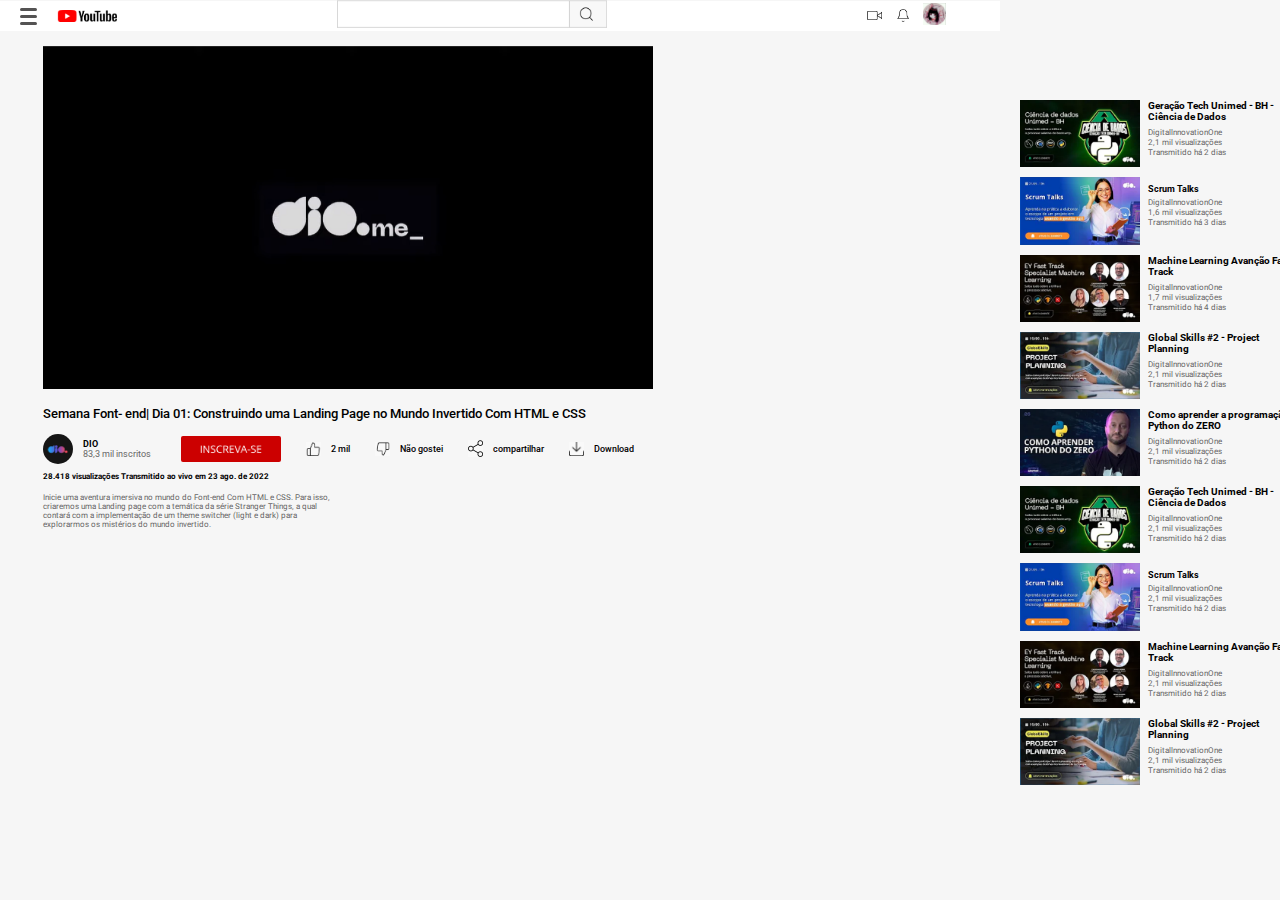
<file: pagina-do-YouTube/index.html>
<!DOCTYPE html>
<html lang="en">
<head>
    <meta charset="UTF-8">
    <meta name="viewport" content="width=device-width, initial-scale=1.0">
    <title>YouTube</title>
    <link rel="stylesheet" href="style.css">
    <link rel="preconnect" href="https://fonts.googleapis.com">
    <link rel="preconnect" href="https://fonts.gstatic.com" crossorigin>
    <link href="https://fonts.googleapis.com/css2?family=Roboto:wght@100;300;400;500;700;900&display=swap" rel="stylesheet">

</head>
<body>

    <header class="topo">
        <div class="left">
            <div class="menu-css">
                <span></span>
                <span></span>
                <span></span>
            </div>
            <img src="youtube-logo.png" class="logo-youtube" alt="">
        </div>

        <div class="center">
            <img src="search.png" alt="">
        </div>

        <div class="right">
            <img class="a" src="video.png" alt="">
            <img class="b" src="bell.png" alt="">
            <img class="c" src="perfil.jpg" alt="">
        </div>
    </header>

    <div class="video">
       <img src="videoDio.png" alt="">
        <p>Semana Font- end| Dia 01: Construindo uma Landing Page no Mundo Invertido Com HTML e CSS</p>
    </div>
    
    <div class="canal">
        <div class="logo">
            <img class="logo" src="logodio.jpg" alt="">
            <div class="texto">
                <strong>DIO</strong> 
                <p>83,3 mil inscritos</p>
            </div>
            
        </div>

        <div class="engagement-panel">
            <img src="increver.png" alt="" class="increver"> 
            <img class="gostei" src="like.png" alt="">
            <p> 2 mil</p>
            <img class="naogostei" src="deslike.png" alt="">
            <p>Não gostei</p>
            <img class="compartilhar" src="compartilhar.png" alt="">
            <p>compartilhar</p>
            <img class="Download" src="Download.png" alt="">
            <p>Download</p>
        </div>

        
    </div>
    
    <div class="container-imagens">

        <div class="mini">
            <img src="video1.png" alt="">
            <div class="info">
                <strong>Geração Tech Unimed - BH - Ciência de Dados</strong>
                <p>DigitallnnovationOne<br>
                2,1 mil visualizações 
                Transmitido há 2 dias</p>
            </div>
        </div>
        

        <div class="mini">
            <img src="video2.png" alt="">
            <div class="info2">
                <strong>Scrum Talks</strong>
                <p>DigitallnnovationOne
                1,6 mil visualizações
                Transmitido há 3 dias</p>
            </div>
        </div>
        
        <div class="mini">
           <img src="video3.png" alt="">
           <div class="info">
                <strong>Machine Learning Avanção Fast Track</strong>
                <p>DigitallnnovationOne
                1,7 mil visualizações
                Transmitido há 4 dias</p>
            </div>
        </div>
    
        <div class="mini">
           <img src="video4.png" alt="">
           <div class="info">
                <strong>Global Skills #2 - Project Planning</strong>
                <p>DigitallnnovationOne
                2,1 mil visualizações
                Transmitido há 2 dias</p>
            </div>
        </div>
        

        <div class="mini">
            <img src="video5.png" alt="">
            <div class="info">
                <strong>Como aprender a programação Python do ZERO</strong>
                <p>DigitallnnovationOne
                2,1 mil visualizações
                Transmitido há 2 dias</p>
            </div>
        </div>
        

        <div class="mini">
            <img src="video1.png" alt="">
            <div class="info">
                <strong>Geração Tech Unimed - BH - Ciência de Dados</strong>
                <p>DigitallnnovationOne
                2,1 mil visualizações
                Transmitido há 2 dias</p>
            </div>
        </div>
        

        <div class="mini">
           <img src="video2.png" alt="">
           <div class="info2">
                <strong>Scrum Talks</strong>
                <p class="a">DigitallnnovationOne
                2,1 mil visualizações
                Transmitido há 2 dias</p>
            </div>
             
        </div>
        

        <div class="mini">
            <img src="video3.png" alt="">
            <div class="info">
                <strong>Machine Learning Avanção Fast Track</strong>
                <p>DigitallnnovationOne
                2,1 mil visualizações
                Transmitido há 2 dias</p>
            </div>
            
        </div>
        

        <div class="mini">
           <img src="video4.png" alt="">
           <div class="info">
                <strong>Global Skills #2 - Project Planning</strong>
                <p>DigitallnnovationOne
                2,1 mil visualizações
                Transmitido há 2 dias</p> 
            </div>
            
        </div>
        

    </div>
    

    <p class="visualizacoes"><strong>28.418 visualizações Transmitido ao vivo em 23 ago. de 2022</strong></p>

    <p class="descricao">Inicie uma aventura imersiva no mundo do Font-end Com HTML e CSS. Para isso, criaremos uma Landing page com a temática da série Stranger Things, a qual contará com a implementação de um theme switcher (light e dark) para explorarmos  os mistérios do mundo invertido.</p>

    <body>
</html>
</file>
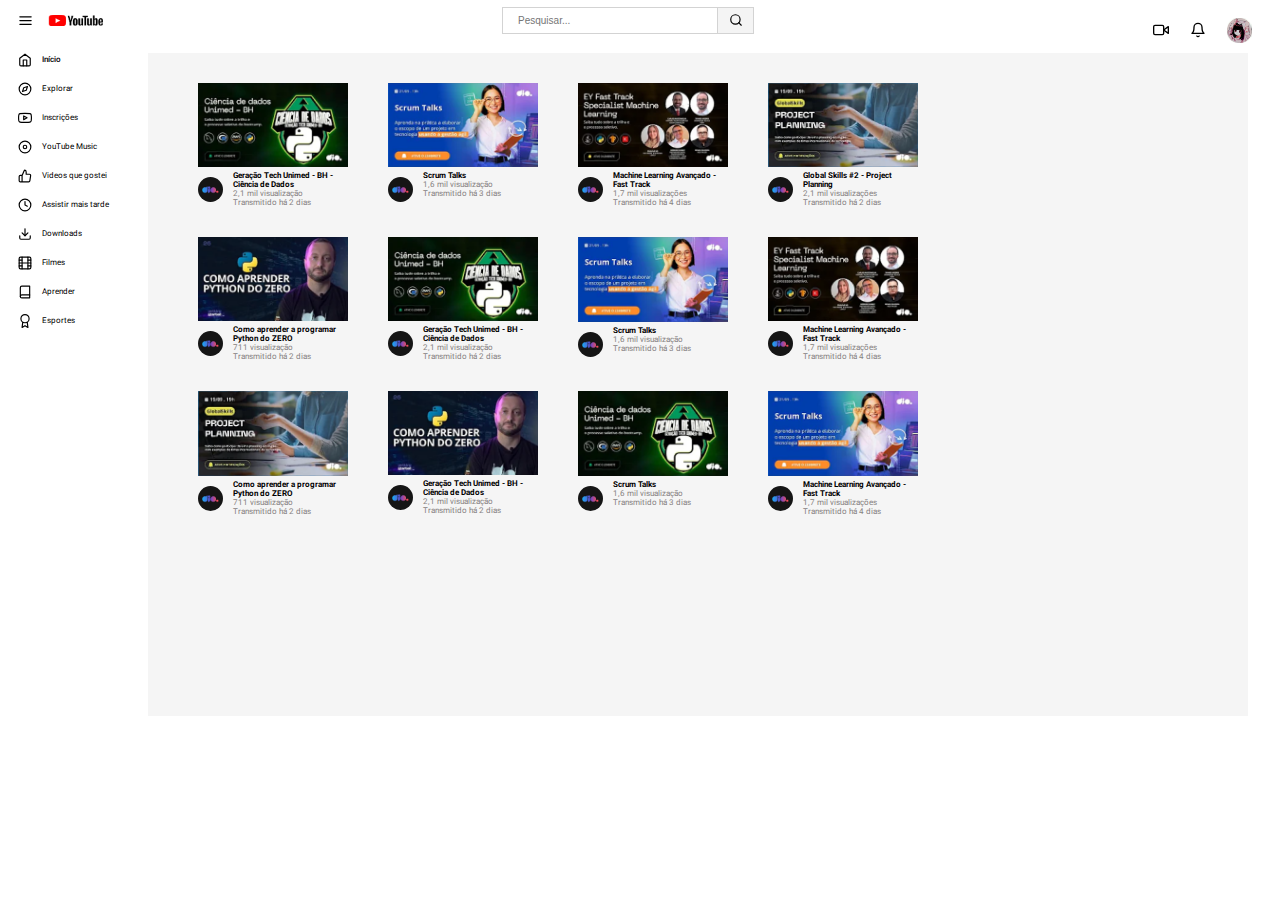
<file: pagina-youtube/index.html>
<!DOCTYPE html>
<html lang="pt-br">
<head>
    <meta charset="UTF-8">
    <meta name="viewport" content="width=device-width, initial-scale=1.0">
    <title>YouTube</title>
    <link rel="stylesheet" href="style.css">
    <link rel="preconnect" href="https://fonts.googleapis.com">
    <link rel="preconnect" href="https://fonts.gstatic.com" crossorigin>
    <link href="https://fonts.googleapis.com/css2?family=Roboto:wght@300;400;500;700&display=swap" rel="stylesheet">

</head>
<body>
    
    <header>
        <header class="topo">
        <div class="left">
            <img class="menu" src="imagem/menu.svg" alt="">
            <img class="logo-youtube" src="imagem/youtube-logo.png" class="logo-youtube" alt="">
        </div>

        <div class="center">
            <div class="barra-pesquisa">
                <input type="text" placeholder="Pesquisar...">
                <div class="botao-pesquisa">
                    <img src="imagem/search.svg" alt="Busca">
                </div>
            </div>
        </div>

        <div class="right">
            <img class="camera" src="imagem/video.svg" alt="">
            <img class="notificacao" src="imagem/bell.svg" alt="">
            <img class="perfil" src="imagem/perfil.jpg" alt="">
        </div>

    </header>

    <div class="menu">
        <div class="item">
            <img src="imagem/home.svg" alt="">
            <p class="inicio">Início</p>
        </div>

        <div class="item">
            <img src="imagem/compass.svg" alt="">
            <p>Explorar</p>
        </div>

        <div class="item">
            <img src="imagem/youtube.svg" alt="">
            <p>Inscrições</p>
        </div>

        <div class="item">
            <img src="imagem/disc.svg" alt="">
            <p>YouTube Music</p>
        </div>

        <div class="item">
            <img src="imagem/thumbs-up.svg" alt="">
            <p>Videos que gostei</p>
        </div>

        <div class="item">
            <img src="imagem/clock.svg" alt="">
            <p>Assistir mais tarde</p>
        </div>

        <div class="item">
           <img src="imagem/download.svg" alt="">
            <p>Downloads</p>
        </div>

        <div class="item">
            <img src="imagem/film.svg" alt="">
            <p>Filmes</p>
        </div>

        <div class="item">
            <img src="imagem/book.svg" alt="">
            <p>Aprender</p>
        </div>

        <div class="item">
            <img src="imagem/award.svg" alt="">
            <p>Esportes</p>
        </div>
           
     </div>   

    <div class="card">
        <div class="linha">
            <div class="item">
                <img src="imagem/video1.png" alt="">
                <div class="logodio">
                    <img src="imagem/logodio.jpg"  alt="">

                    <div class="info">
                        <strong>Geração Tech Unimed - BH - Ciência de Dados</strong>
                        <p>2,1 mil visualização <br> Transmitido há 2 dias</p>
                    </div>
                    
                </div>
            </div>
            
            <div class="item">
                <img src="imagem/video2.png" alt="">
                 <div class="logodio">
                    <img src="imagem/logodio.jpg"  alt="" class="a">
                    <div class="info">
                        <strong>Scrum Talks</strong>
                        <p>1,6 mil visualização <br> Transmitido há 3 dias</p>
                    </div>
                </div>
            </div>

            <div class="item">
                <img src="imagem/video3.png" alt="">
                <div class="logodio">
                    <img src="imagem/logodio.jpg"  alt="">
                    <div class="info">
                        <strong>Machine Learning Avançado - Fast Track </strong>
                        <p>1,7 mil visualizações <br> Transmitido há 4 dias</p>
                    </div>
                </div>
            </div>

            <div class="item">
                <img src="imagem/video4.png" alt="">
                <div class="logodio">
                    <img src="imagem/logodio.jpg"  alt="">
                    <div class="info">
                        <strong>Global Skills #2 - Project Planning</strong>
                        <p>2,1 mil visualizações <br> Transmitido há 2 dias</p>
                    </div>
                </div>
            </div>
        </div>

        <div class="linha2">
            <div class="item">
                <img src="imagem/video5.png" alt="">
                <div class="logodio">
                    <img src="imagem/logodio.jpg"  alt="">

                    <div class="info">
                        <strong>Como aprender a programar Python do ZERO</strong>
                        <p>711 visualização <br> Transmitido há 2 dias</p>
                    </div>
                    
                </div>
            </div>
            
            <div class="item">
                <img src="imagem/video1.png" alt="">
                 <div class="logodio">
                    <img src="imagem/logodio.jpg"  alt="" class="a">
                    <div class="info">
                        <strong>Geração Tech Unimed - BH - Ciência de Dados</strong>
                        <p>2,1 mil visualização <br> Transmitido há 2 dias</p>
                    </div>
                </div>
            </div>

            <div class="item">
                <img src="imagem/video2.png" alt="">
                <div class="logodio">
                    <img src="imagem/logodio.jpg"  alt="">
                    <div class="info">
                        <strong>Scrum Talks</strong>
                        <p>1,6 mil visualização <br> Transmitido há 3 dias</p>
                    </div>
                </div>
            </div>

            <div class="item">
                <img src="imagem/video3.png" alt="">
                <div class="logodio">
                    <img src="imagem/logodio.jpg"  alt="">
                    <div class="info">
                        <strong>Machine Learning Avançado - Fast Track </strong>
                        <p>1,7 mil visualizações <br> Transmitido há 4 dias</p>
                    </div>
                </div>
            </div>
        </div>

        <div class="linha2">
            <div class="item">
                <img src="imagem/video4.png" alt="">
                <div class="logodio">
                    <img src="imagem/logodio.jpg"  alt="">

                    <div class="info">
                        <strong>Como aprender a programar Python do ZERO</strong>
                        <p>711 visualização <br> Transmitido há 2 dias</p>
                    </div>
                    
                </div>
            </div>
            
            <div class="item">
                <img src="imagem/video5.png" alt="">
                 <div class="logodio">
                    <img src="imagem/logodio.jpg"  alt="" class="a">
                    <div class="info">
                        <strong>Geração Tech Unimed - BH - Ciência de Dados</strong>
                        <p>2,1 mil visualização <br> Transmitido há 2 dias</p>
                    </div>
                </div>
            </div>

            <div class="item">
                <img src="imagem/video1.png" alt="">
                <div class="logodio">
                    <img src="imagem/logodio.jpg"  alt="">
                    <div class="info">
                        <strong>Scrum Talks</strong>
                        <p>1,6 mil visualização <br> Transmitido há 3 dias</p>
                    </div>
                </div>
            </div>

            <div class="item">
                <img src="imagem/video2.png" alt="">
                <div class="logodio">
                    <img src="imagem/logodio.jpg"  alt="">
                    <div class="info">
                        <strong>Machine Learning Avançado - Fast Track </strong>
                        <p>1,7 mil visualizações <br> Transmitido há 4 dias</p>
                    </div>
                </div>
            </div>
        </div>
        
    </div>

    
</body>
</html>
</file>
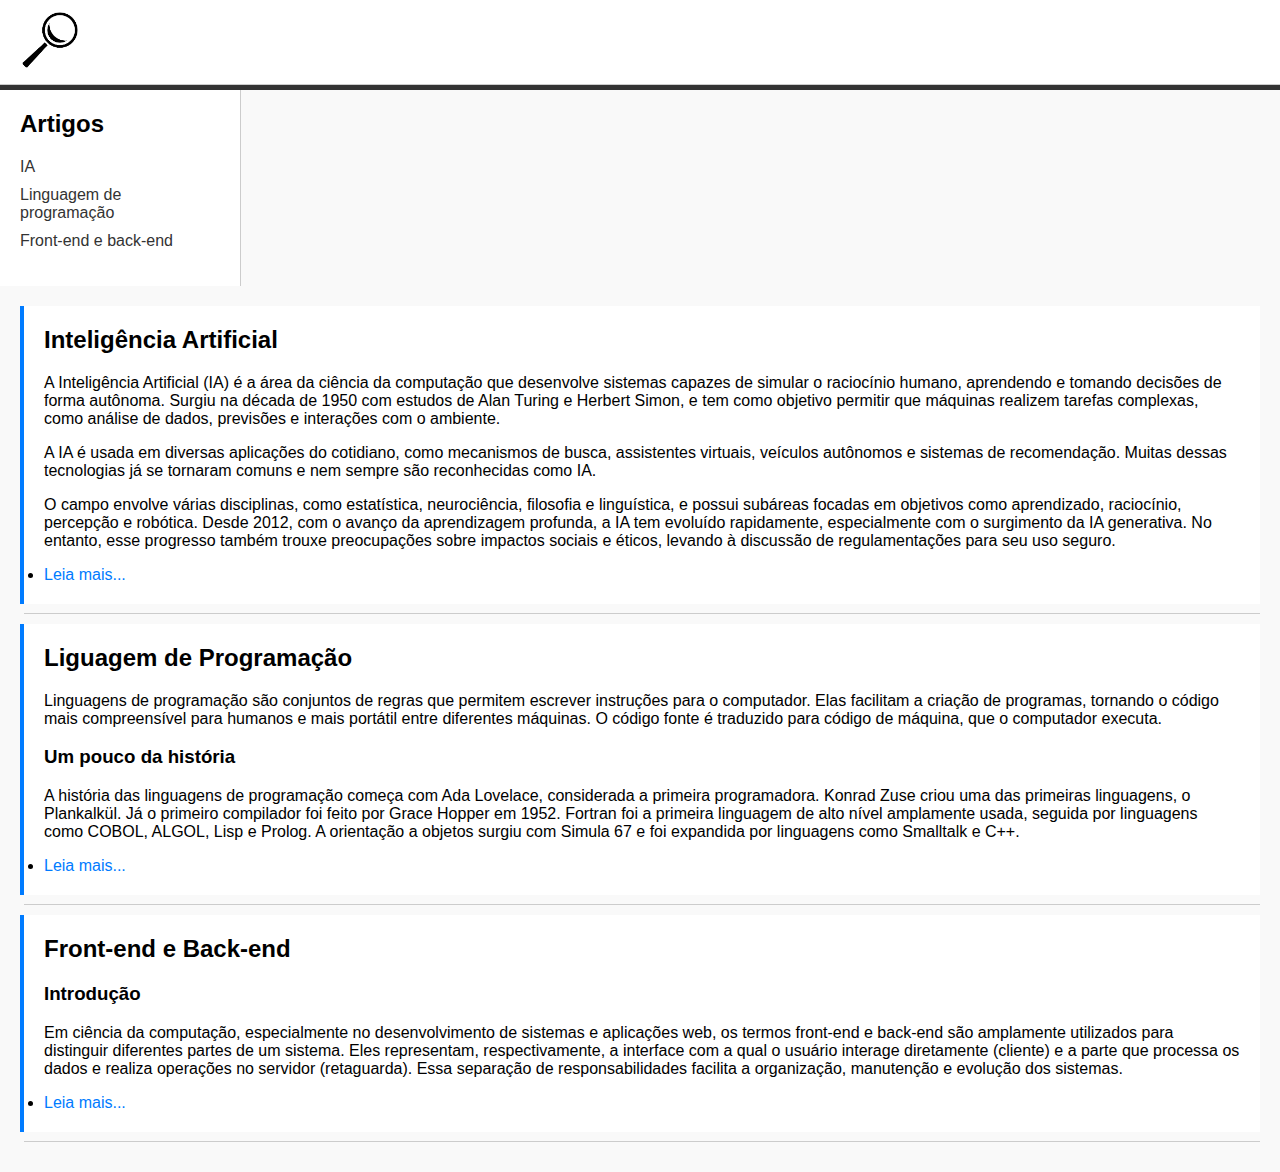
<file: projeto-final-html/index.html>
<!DOCTYPE html>
<html lang="pt-br">
<head>
    <meta charset="UTF-8">
    <meta http-equiv="X-UA-Compatible" content="IE=edge">
    <meta name="viewport" content="width=device-width, initial-scale=1.0">
    <title>Página Principal</title>
    <link rel="stylesheet" href="index.css">
</head>
<body>

    <div>   
        <div class="logo">
            <img src="logo.png" width="60"/>
        </div>
    </div>

    <div class="bar"></div>

    <div class="content">
        <div class="sidebar">
            <h2>Artigos</h2>
            <ul>
                <li><a href="inteligencia.html">IA</a></li>
                <li><a href="linguagem.html">Linguagem de programação</a></li>
                <li><a href="front_back.html">Front-end e back-end</a></li>
            </ul>
        </div>
    </div>

    <div class="container">
        <div class="box">
            <h2>Inteligência Artificial</h2>
            <p>A Inteligência Artificial (IA) é a área da ciência da computação que desenvolve 
            sistemas capazes de simular o raciocínio humano, aprendendo e tomando decisões de forma 
            autônoma. Surgiu na década de 1950 com estudos de Alan Turing e Herbert Simon, e tem como 
            objetivo permitir que máquinas realizem tarefas complexas, como análise de dados, previsões 
            e interações com o ambiente.</p>
            <p>A IA é usada em diversas aplicações do cotidiano, como mecanismos de busca, assistentes 
                virtuais, veículos autônomos e sistemas de recomendação. Muitas dessas tecnologias já 
                se tornaram comuns e nem sempre são reconhecidas como IA.</p>
            <p>O campo envolve várias disciplinas, como estatística, neurociência, filosofia e linguística, 
                e possui subáreas focadas em objetivos como aprendizado, raciocínio, percepção e robótica. 
                Desde 2012, com o avanço da aprendizagem profunda, a IA tem evoluído rapidamente, especialmente 
                com o surgimento da IA generativa. No entanto, esse progresso também trouxe preocupações sobre 
                impactos sociais e éticos, levando à discussão de regulamentações para seu uso seguro.</p>
                <li><a href="inteligencia.html">Leia mais...</a></li>
        </div>
        <div class="box">
            <h2>Liguagem de Programação</h2>
            <p>Linguagens de programação são conjuntos de
                regras que permitem escrever instruções para 
                o computador. Elas facilitam a criação de programas, 
                tornando o código mais compreensível para humanos 
                e mais portátil entre diferentes máquinas. O código 
                fonte é traduzido para código de máquina, que o 
                computador executa.</p>
                <h3><strong>Um pouco da história</strong></h3>
                <p>A história das linguagens de programação começa com Ada Lovelace, considerada a primeira programadora. Konrad Zuse criou uma das primeiras linguagens, o Plankalkül. Já o primeiro compilador foi feito por Grace Hopper em 1952. Fortran foi a primeira linguagem de alto nível amplamente usada, seguida por linguagens como COBOL, ALGOL, Lisp e Prolog. A orientação a objetos surgiu com Simula 67 e foi expandida por linguagens como Smalltalk e C++.</p>
                <li><a href="linguagem.html">Leia mais...</a></li>
        </div>
        <div class="box">
            <h2>Front-end e Back-end</h2>
            <h3>Introdução</h3>
            <p>Em ciência da computação, especialmente no desenvolvimento de 
                sistemas e aplicações web, os termos front-end e back-end são
                 amplamente utilizados para distinguir diferentes partes de um
                  sistema. Eles representam, respectivamente, a interface com 
                  a qual o usuário interage diretamente (cliente) e a parte 
                  que processa os dados e realiza operações no servidor 
                  (retaguarda). Essa separação de responsabilidades facilita a
                   organização, manutenção e evolução dos sistemas.</p>
            <li><a href="front_back.html">Leia mais...</a></li>
        </div>

    </div>
</body>
</html>
</file>
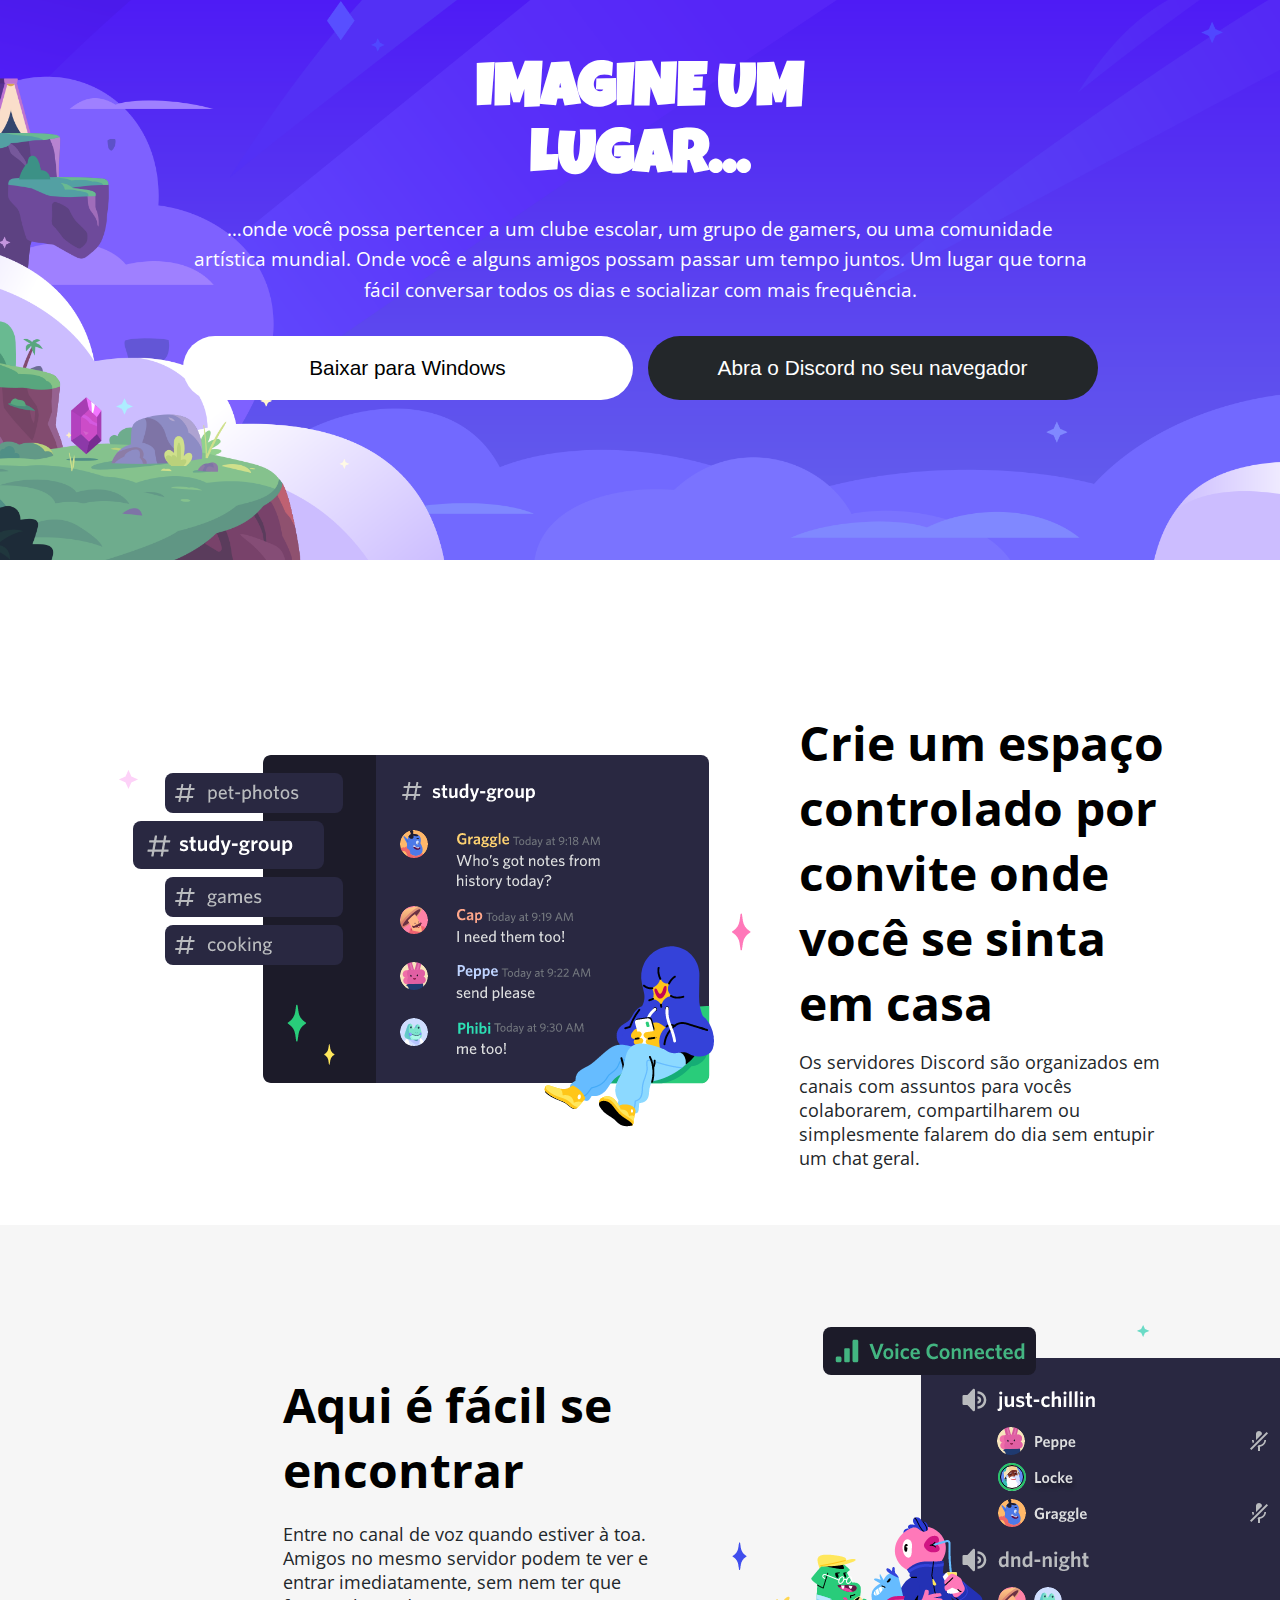
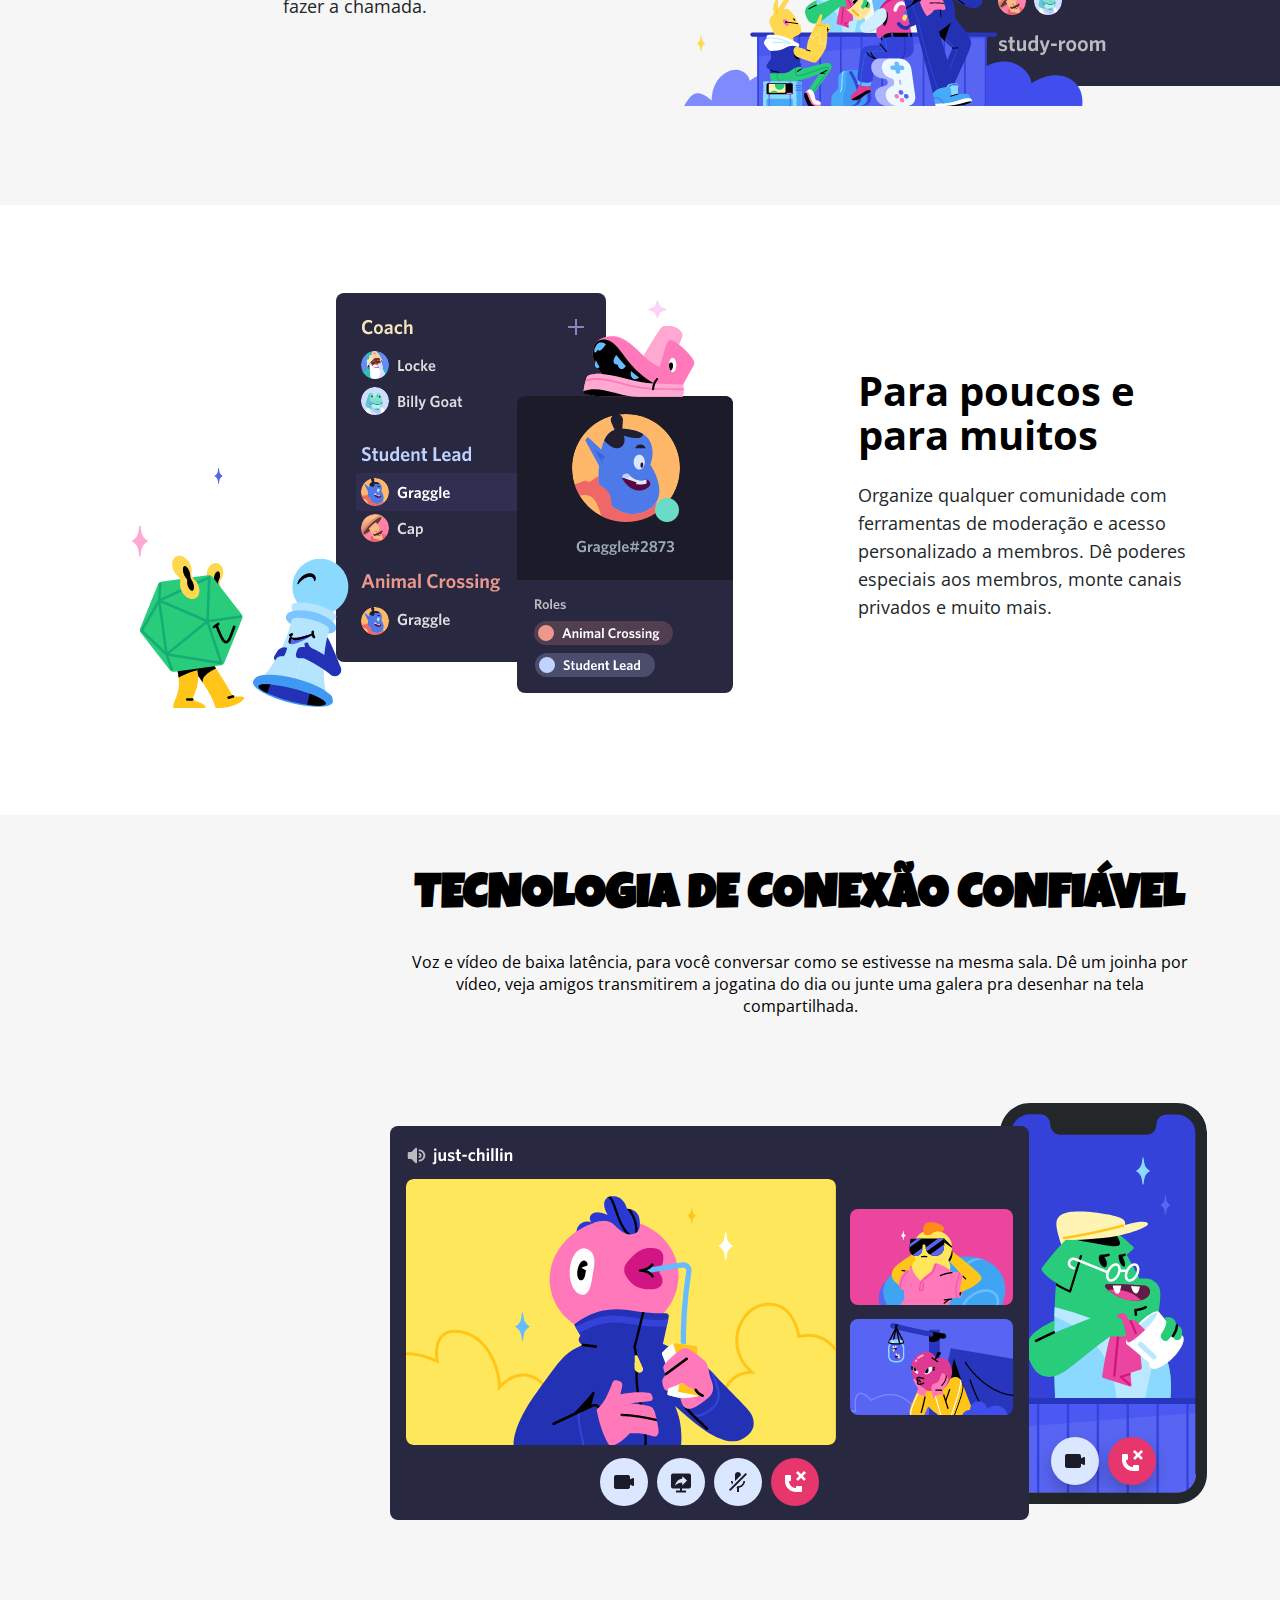
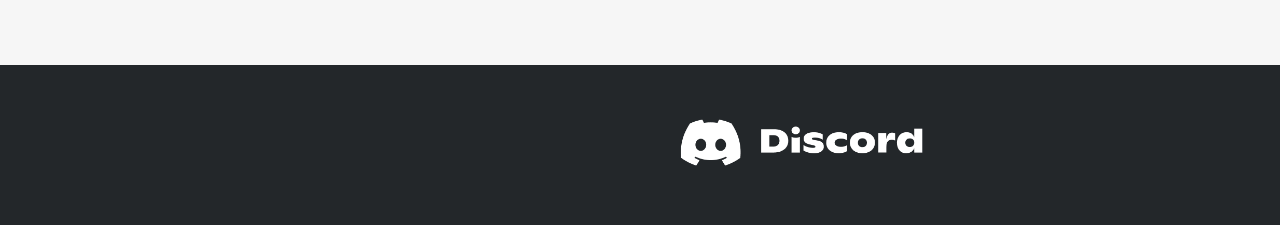
<file: responsividade/index.html>
<!DOCTYPE html>
<html lang="pt-br">
<head>
    <meta charset="UTF-8">
    <meta name="viewport" content="width=device-width, initial-scale=1.0">
    <title>Discord</title>
    <link rel="stylesheet" href="style.css">
    <link href="https://fonts.googleapis.com/css2?family=Open+Sans:wght@300;400;600;700&display=swap" rel="stylesheet">
    <link href="https://fonts.googleapis.com/css2?family=Luckiest+Guy&display=swap" rel="stylesheet">
    <link href="https://fonts.googleapis.com/css2?family=Luckiest+Guy&display=swap" rel="stylesheet">
    <link href="https://fonts.googleapis.com/css2?family=Luckiest+Guy&display=swap" rel="stylesheet">

</head>
<body>
    <div class="pricipal">
        <img src="imagem/foto1.png" alt="">

        <div class="conteudo">
            <h2>IMAGINE UM LUGAR...</h2>

            <p>…onde você possa pertencer a um clube escolar, 
                um grupo de gamers, ou uma comunidade artística 
                mundial. Onde você e alguns amigos possam passar 
                um tempo juntos. Um lugar que torna fácil conversar 
                todos os dias e socializar com mais frequência.</p>
            
            <div class="botoes">
                <button class="botao1">Baixar para Windows</button>
                <button class="botao2">Abra o Discord no seu navegador</button>
            </div>
            
        </div>
    </div>
    
    <div class="meio">
        <div class="meio1 container">
            <img src="imagem/foto2.png" alt="">
            <div class="texto">
                <strong>Crie um espaço controlado por convite onde você se sinta em casa</strong>
                <p>Os servidores Discord são organizados em canais com assuntos para vocês colaborarem, compartilharem ou simplesmente falarem do dia sem entupir um chat geral.</p>
            </div>
            
        </div>

        <div class="meio2 container">
            <div class="texto">
                <strong>Aqui é fácil se encontrar</strong>
                <p>Entre no canal de voz quando estiver à toa. Amigos no mesmo servidor podem te ver e entrar imediatamente, sem nem ter que fazer a chamada.</p>
            </div>
            <img src="imagem/foto3.png" alt="">

        </div>

        <div class="meio3 container">
            <img src="imagem/foto4.png" alt="">
            <div class="texto">
                <strong>Para poucos e para muitos</strong>
                <p>Organize qualquer comunidade com ferramentas de moderação e acesso personalizado a membros. Dê poderes especiais aos membros, monte canais privados e muito mais.</p>
            </div>
            
        </div>

        <div class="meio4 container">
            <div class="texto">
                <strong>TECNOLOGIA DE CONEXÃO CONFIÁVEL</strong>
                <p>Voz e vídeo de baixa latência, para você conversar como se estivesse na mesma sala. Dê um joinha por vídeo, veja amigos transmitirem a jogatina do dia ou junte uma galera pra desenhar na tela compartilhada.</p>
            </div>
            
            <img src="imagem/foto5.png" alt="">
        </div>
    </div>

    <footer class="rodape">
        <div class="imagem">
            <img src="imagem/discord.png" alt="">
        </div>
        
    </footer>

</body>
</html>
</file>
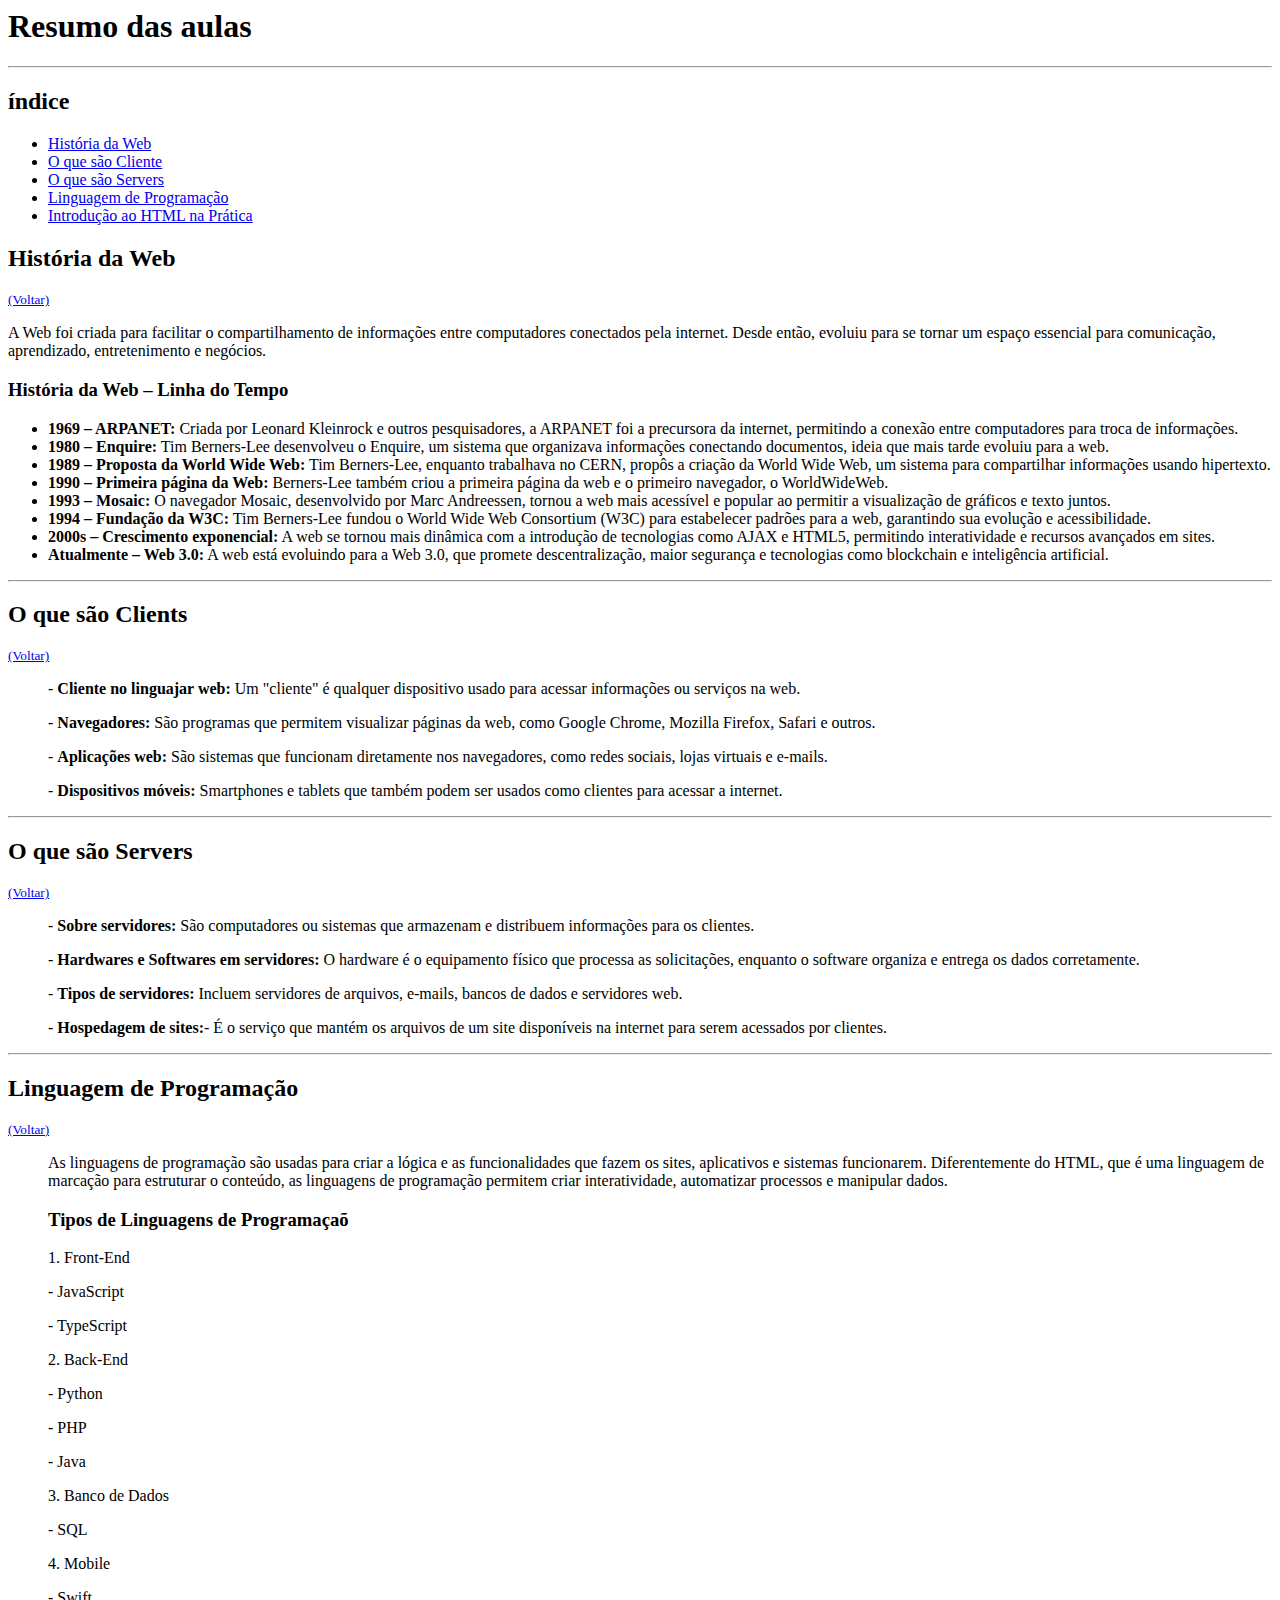
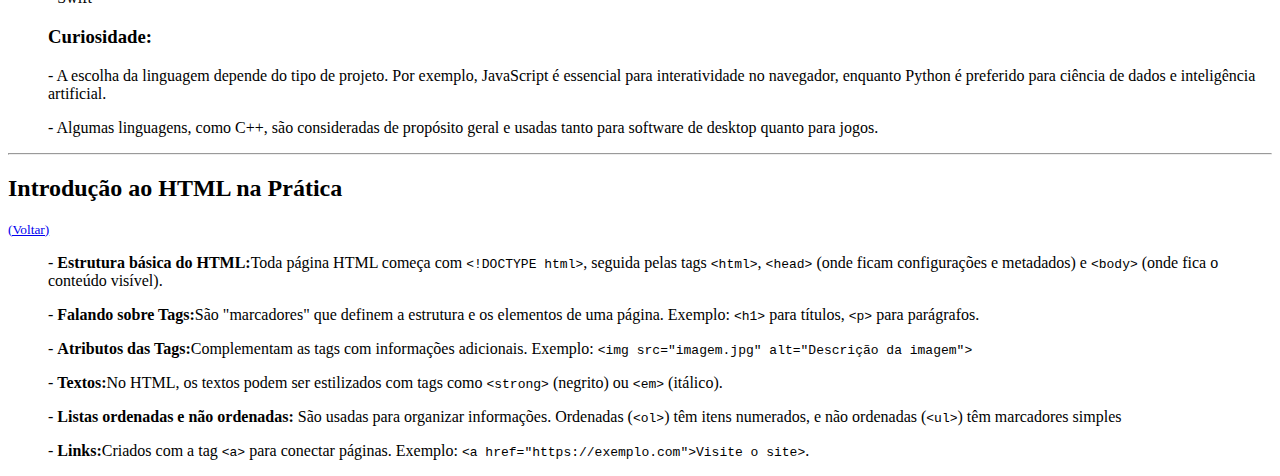
<file: Formação_HTML/atividede1.html>
<!DOCTYPE
<html>
    <head>
        <title>Introdução a HTML</title>
    </head>
    <body>
        <h1 id="inicio">Resumo das aulas</h1>

        <hr />
        <h2>índice</h2>
        <ul>
            <li><a href="#historia">História da Web</a></li>
            <li><a href="#cliente">O que são Cliente</a></li>
            <li><a href="#servers">O que são Servers</a></li>
            <li><a href="#linguagem">Linguagem de Programação</a></li>
            <li><a href="#html">Introdução ao HTML na Prática</a></li>
        </ul>
        
        <h2 id="historia">História da Web</h2>
        <small><a href="#inicio">(Voltar)</a></small>
        <p>A Web foi criada para facilitar o compartilhamento de informações entre computadores conectados pela internet. Desde então, evoluiu para se tornar um espaço essencial para comunicação, aprendizado, entretenimento e negócios.</p>

        <h3>História da Web – Linha do Tempo</h3>
        <ul>
            <li><strong>1969 – ARPANET:</strong> Criada por Leonard Kleinrock e outros pesquisadores, a ARPANET foi a precursora da internet, permitindo a conexão entre computadores para troca de informações.</li>
            <li><strong>1980 – Enquire:</strong> Tim Berners-Lee desenvolveu o Enquire, um sistema que organizava informações conectando documentos, ideia que mais tarde evoluiu para a web.</li>
            <li><strong>1989 – Proposta da World Wide Web:</strong> Tim Berners-Lee, enquanto trabalhava no CERN, propôs a criação da World Wide Web, um sistema para compartilhar informações usando hipertexto.</li>
            <li><strong>1990 – Primeira página da Web:</strong> Berners-Lee também criou a primeira página da web e o primeiro navegador, o WorldWideWeb.</li>
            <li><strong>1993 – Mosaic:</strong> O navegador Mosaic, desenvolvido por Marc Andreessen, tornou a web mais acessível e popular ao permitir a visualização de gráficos e texto juntos.</li>
            <li><strong>1994 – Fundação da W3C:</strong> Tim Berners-Lee fundou o World Wide Web Consortium (W3C) para estabelecer padrões para a web, garantindo sua evolução e acessibilidade.</li>
            <li><strong>2000s – Crescimento exponencial:</strong> A web se tornou mais dinâmica com a introdução de tecnologias como AJAX e HTML5, permitindo interatividade e recursos avançados em sites.</li>
            <li><strong>Atualmente – Web 3.0:</strong> A web está evoluindo para a Web 3.0, que promete descentralização, maior segurança e tecnologias como blockchain e inteligência artificial.</li>
        </ul>

        <hr />
        <h2 id="cliente">O que são Clients</h2>
        <small><a href="#inicio">(Voltar)</a></small>
        <ul>
            <p>- <strong>Cliente no linguajar web:</strong> Um "cliente" é qualquer dispositivo usado para acessar informações ou serviços na web.</p>
            <p>- <strong>Navegadores:</strong> São programas que permitem visualizar páginas da web, como Google Chrome, Mozilla Firefox, Safari e outros.</p>
            <p>- <strong>Aplicações web:</strong> São sistemas que funcionam diretamente nos navegadores, como redes sociais, lojas virtuais e e-mails.</p>
            <p>- <strong>Dispositivos móveis:</strong> Smartphones e tablets que também podem ser usados como clientes para acessar a internet.</p>
        </ul>

        <hr />
        <h2 id="servers">O que são Servers</h2>
        <small><a href="#inicio">(Voltar)</a></small>
        <ul>
            <p>- <strong>Sobre servidores:</strong> São computadores ou sistemas que armazenam e distribuem informações para os clientes.</p>
            <p>- <strong>Hardwares e Softwares em servidores:</strong> O hardware é o equipamento físico que processa as solicitações, enquanto o software organiza e entrega os dados corretamente.</p>
            <p>- <strong>Tipos de servidores:</strong> Incluem servidores de arquivos, e-mails, bancos de dados e servidores web.</p>
            <p>- <strong>Hospedagem de sites:</strong>-  É o serviço que mantém os arquivos de um site disponíveis na internet para serem acessados por clientes.</p>
        </ul>

        <hr />
        <h2 id="linguagem">Linguagem de Programação</h2>
        <small><a href="#inicio">(Voltar)</a></small>
        <ul>
            <p>As linguagens de programação são usadas para criar a lógica e as funcionalidades que fazem os sites, aplicativos e sistemas funcionarem. Diferentemente do HTML, que é uma linguagem de marcação para estruturar o conteúdo, as linguagens de programação permitem criar interatividade, automatizar processos e manipular dados.</p>
            <h3><strong>Tipos de Linguagens de Programaçaõ</strong></h3>
            <p>1. Front-End</p>
            <p>- JavaScript</p>
            <p>- TypeScript</p>
            <p>2. Back-End</p>
            <p>- Python</p>
            <p>- PHP</p>
            <p>- Java</p>
            <p>3. Banco de Dados</p>
            <p>- SQL</p>
            <p>4. Mobile</p>
            <p>- Swift</p>

            <h3><strong>Curiosidade:</strong></h3>
            <p>- A escolha da linguagem depende do tipo de projeto. Por exemplo, JavaScript é essencial para interatividade no navegador, enquanto Python é preferido para ciência de dados e inteligência artificial.</p>
            <p>- Algumas linguagens, como C++, são consideradas de propósito geral e usadas tanto para software de desktop quanto para jogos.</p>

        </ul>
        
        <hr />
        <h2 id="html">Introdução ao HTML na Prática </h2>
        <small><a href="#inicio">(Voltar)</a></small>
        <ul>
            <p>- <strong>Estrutura básica do HTML:</strong>Toda página HTML começa com <code>&lt;!DOCTYPE html&gt;</code>, seguida pelas tags <code>&lt;html&gt;</code>, <code>&lt;head&gt;</code> (onde ficam configurações e metadados) e  <code>&lt;body&gt;</code> (onde fica o conteúdo visível).</p>
            <p>- <strong>Falando sobre Tags:</strong>São "marcadores" que definem a estrutura e os elementos de uma página. Exemplo: <code>&lt;h1&gt;</code> para títulos,  <code>&lt;p&gt;</code> para parágrafos.</p>
            <p>- <strong>Atributos das Tags:</strong>Complementam as tags com informações adicionais. Exemplo: <code>&lt;img src="imagem.jpg" alt="Descrição da imagem"&gt;</code></p> 
            <p>- <strong>Textos:</strong>No HTML, os textos podem ser estilizados com tags como  <code>&lt;strong&gt;</code> (negrito) ou <code>&lt;em&gt;</code> (itálico).</p>
            <p>- <strong>Listas ordenadas e não ordenadas: </strong>São usadas para organizar informações. Ordenadas (<code>&lt;ol&gt;</code>) têm itens numerados, e não ordenadas (<code>&lt;ul&gt;</code>) têm marcadores simples</p> 

            <p>- <strong>Links:</strong>Criados com a tag  <code>&lt;a&gt;</code> para conectar páginas. Exemplo: <code>&lt;a href="https://exemplo.com">Visite o site&gt;</code>.</p>
            
        </ul>
    </body>
</html>
</file>
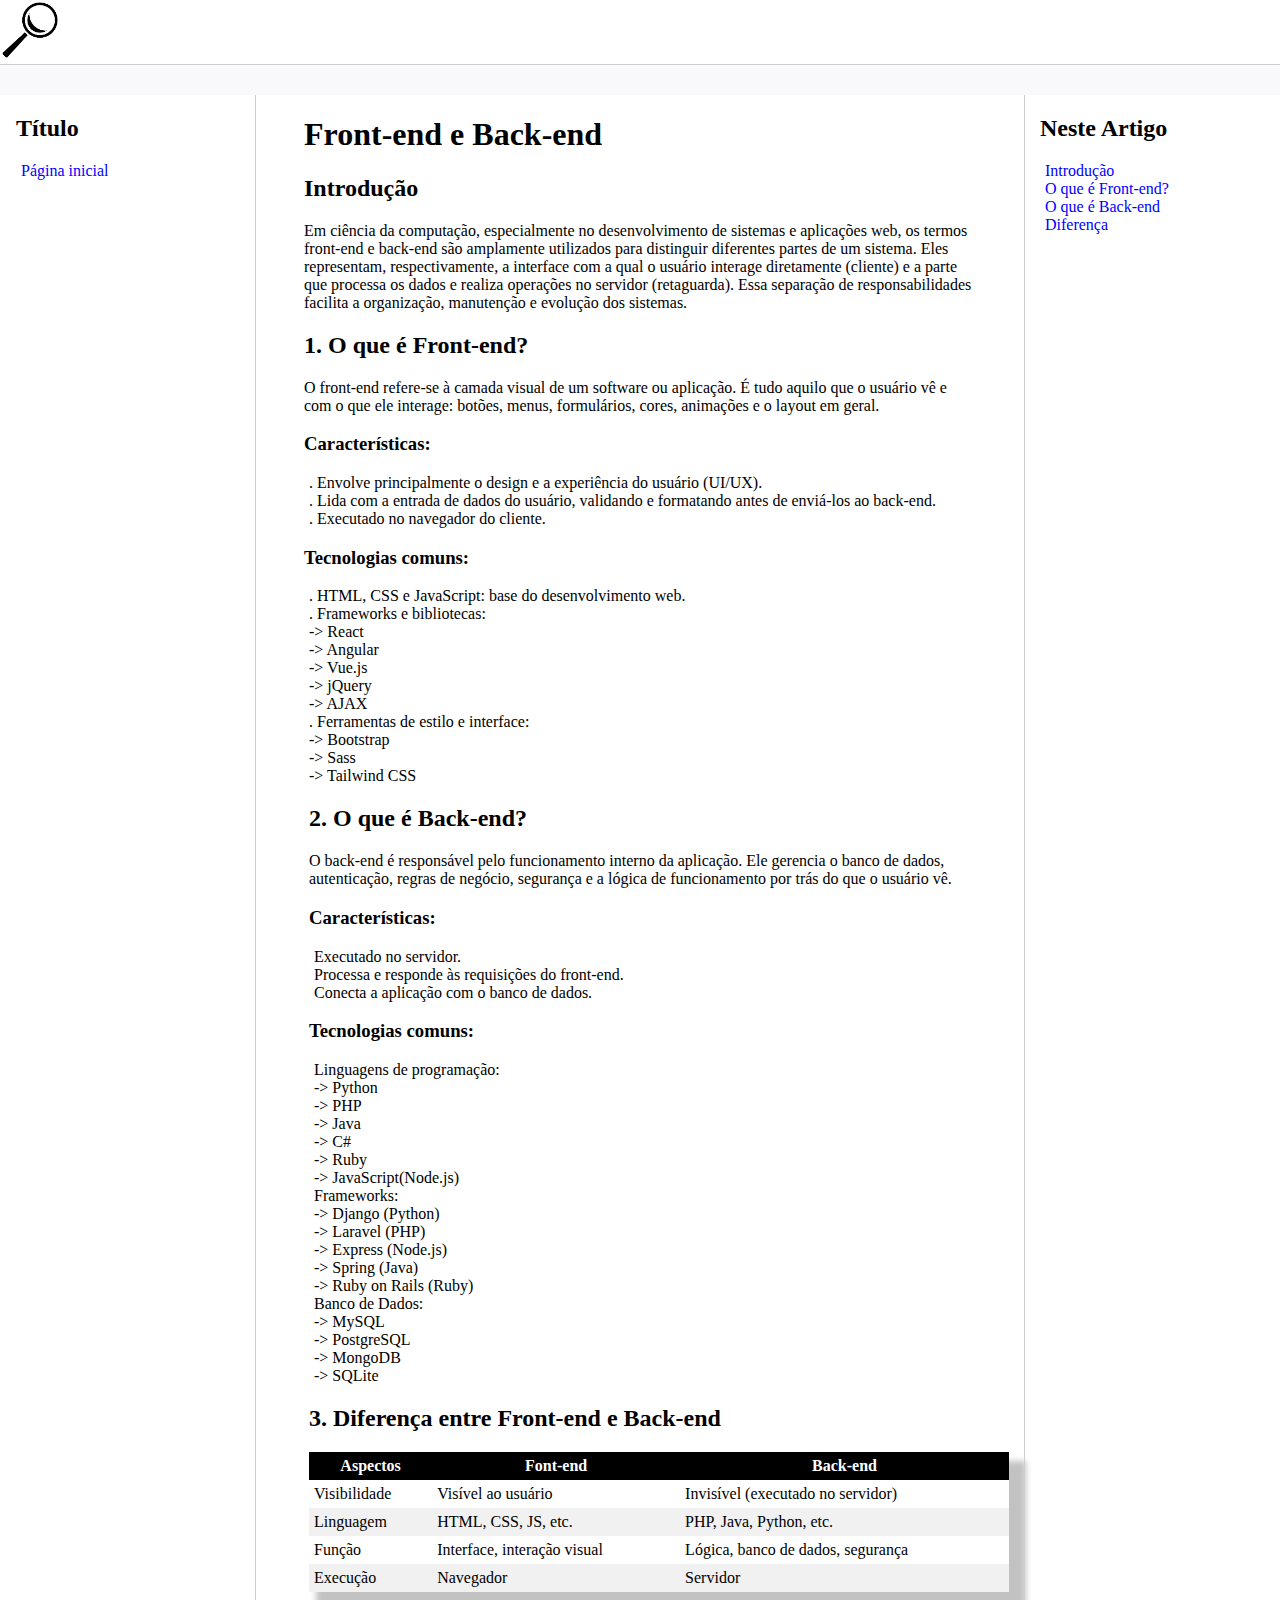
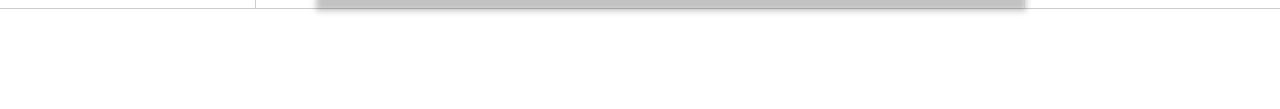
<file: projeto-final-html/front_back.html>
<!DOCTYPE html>
<html lang="pt-br">
<head>
    <meta charset="UTF-8">
    <meta http-equiv="X-UA-Compatible" content="IE=edge">
    <meta name="viewport" content="width=device-width, initial-scale=1.0">
    <title>Front-end e back-end</title>
    <link rel="stylesheet" href="style.css">
    <style>
        table {
            -webkit-box-shadow: 12px 14px 6px 5px rgba(0,0,0,0.24);
            box-shadow: 12px 14px 6px 5px rgba(0,0,0,0.24);
        }
        table thead th{
           background-color: black;
           color: white;
        }
        table tbody tr:nth-child(even) td {
            background-color: #f1f1f1;
        }
        table tbody tr:hover td {
            background-color: #E9E9E9;
        }
    </style>
</head>
<body>

    <div>   
        <div class="logo">
            <img src="logo.png" width="60"/>
        </div>
    </div>

    <div class="bar"></div>

    <div class="content">
        <div class="sidebar">
            <h2>Título</h2>
            <ul>
                <li><a href="index.html">Página inicial</a></li>
            </ul>
        </div>

        <div class="main">
            <h1>Front-end e Back-end</h1>
            <h2 id="Introdução">Introdução</h2>
            <p>Em ciência da computação, especialmente no desenvolvimento
                 de sistemas e aplicações web, os termos front-end e 
                 back-end são amplamente utilizados para distinguir 
                 diferentes partes de um sistema. Eles representam, 
                 respectivamente, a interface com a qual o usuário 
                 interage diretamente (cliente) e a parte que processa 
                 os dados e realiza operações no servidor (retaguarda). 
                 Essa separação de responsabilidades facilita a organização, 
                 manutenção e evolução dos sistemas.</p>
            
            <h2 id="O que é Front-end">1. O que é Front-end?</h2>
            <p>O front-end refere-se à camada visual de um software ou aplicação. 
                É tudo aquilo que o usuário vê e com o que ele interage: botões, 
                menus, formulários, cores, animações e o layout em geral.</p>
            <h3>Características:</h3>
            <ul>
                <li>. Envolve principalmente o design e a experiência do usuário (UI/UX).</li>
                <li>. Lida com a entrada de dados do usuário, validando e formatando antes de enviá-los ao back-end.</li>
                <li>. Executado no navegador do cliente.</li>
            </ul>
            <h3>Tecnologias comuns:</h3>
            <ul>
                <li>. HTML, CSS e JavaScript: base do desenvolvimento web.</li>
                <li>. Frameworks e bibliotecas:</li>
                <li>-> React</li>
                <li>-> Angular</li>
                <li>-> Vue.js</li>
                <li>-> jQuery</li>
                <li>-> AJAX</li>
                <li>. Ferramentas de estilo e interface:</li>
                <li>-> Bootstrap</li>
                <li>-> Sass</li>
                <li>-> Tailwind CSS</li>

            <h2 id="O que é Back-end">2. O que é Back-end?</h2>
            <p>O back-end é responsável pelo funcionamento interno da aplicação. 
                Ele gerencia o banco de dados, autenticação, regras de negócio, 
                segurança e a lógica de funcionamento por trás do que o usuário 
                vê.</p>
            <h3>Características:</h3>
            <ul>
                <li>Executado no servidor.</li>
                <li>Processa e responde às requisições do front-end.</li>
                <li>Conecta a aplicação com o banco de dados.</li>
            </ul>
            <h3>Tecnologias comuns:</h3>
            <ul>
                <li>Linguagens de programação:</li>
                <li>-> Python</li>
                <li>-> PHP</li>
                <li>-> Java</li>
                <li>-> C#</li>
                <li>-> Ruby</li>
                <li>-> JavaScript(Node.js)</li>
                <li>Frameworks:</li>
                <li>-> Django (Python)</li>
                <li>-> Laravel (PHP)</li>
                <li>-> Express (Node.js)</li>
                <li>-> Spring (Java)</li>
                <li>-> Ruby on Rails (Ruby)</li>
                <li>Banco de Dados:</li>
                <li>-> MySQL</li>
                <li>-> PostgreSQL</li>
                <li>-> MongoDB</li>
                <li>-> SQLite</li>
            </ul>
            <h2 id="Diferença">3. Diferença entre Front-end e Back-end</h2>
            <table width="700" align="center" cellspacing="0" cellpadding="5">
                <thead>
                   <tr>
                        <th>Aspectos</th>
                        <th>Font-end</th>
                        <th>Back-end</th>
                    </tr> 
                </thead>
                
                <tr>
                    <td>Visibilidade</td>
                    <td>Visível ao usuário</td>
                    <td>Invisível (executado no servidor)</td>
                </tr>
                <tr>
                    <td>Linguagem</td>
                    <td>HTML, CSS, JS, etc.</td>
                    <td>PHP, Java, Python, etc.</td>
                </tr>
                <tr>
                    <td>Função</td>
                    <td>Interface, interação visual</td>
                    <td>Lógica, banco de dados, segurança</td>
                </tr>
                <tr>
                    <td>Execução</td>
                    <td>Navegador</td>
                    <td>Servidor</td>
                </tr>
            </table>

        </div>

        <div class="anchors">
            <h2>Neste Artigo</h2>
            <ul>
                <li><a href="#Introdução">Introdução</a></li>
                <li><a href="#O que é Front-end">O que é Front-end?</a></li>
                <li><a href="#O que é Back-end">O que é Back-end</a></li>
                <li><a href="#Diferença">Diferença</a></li>
            </ul>
        </div>
    </div>

    <div class="footer">

    </div>
</body>
</html>
</file>
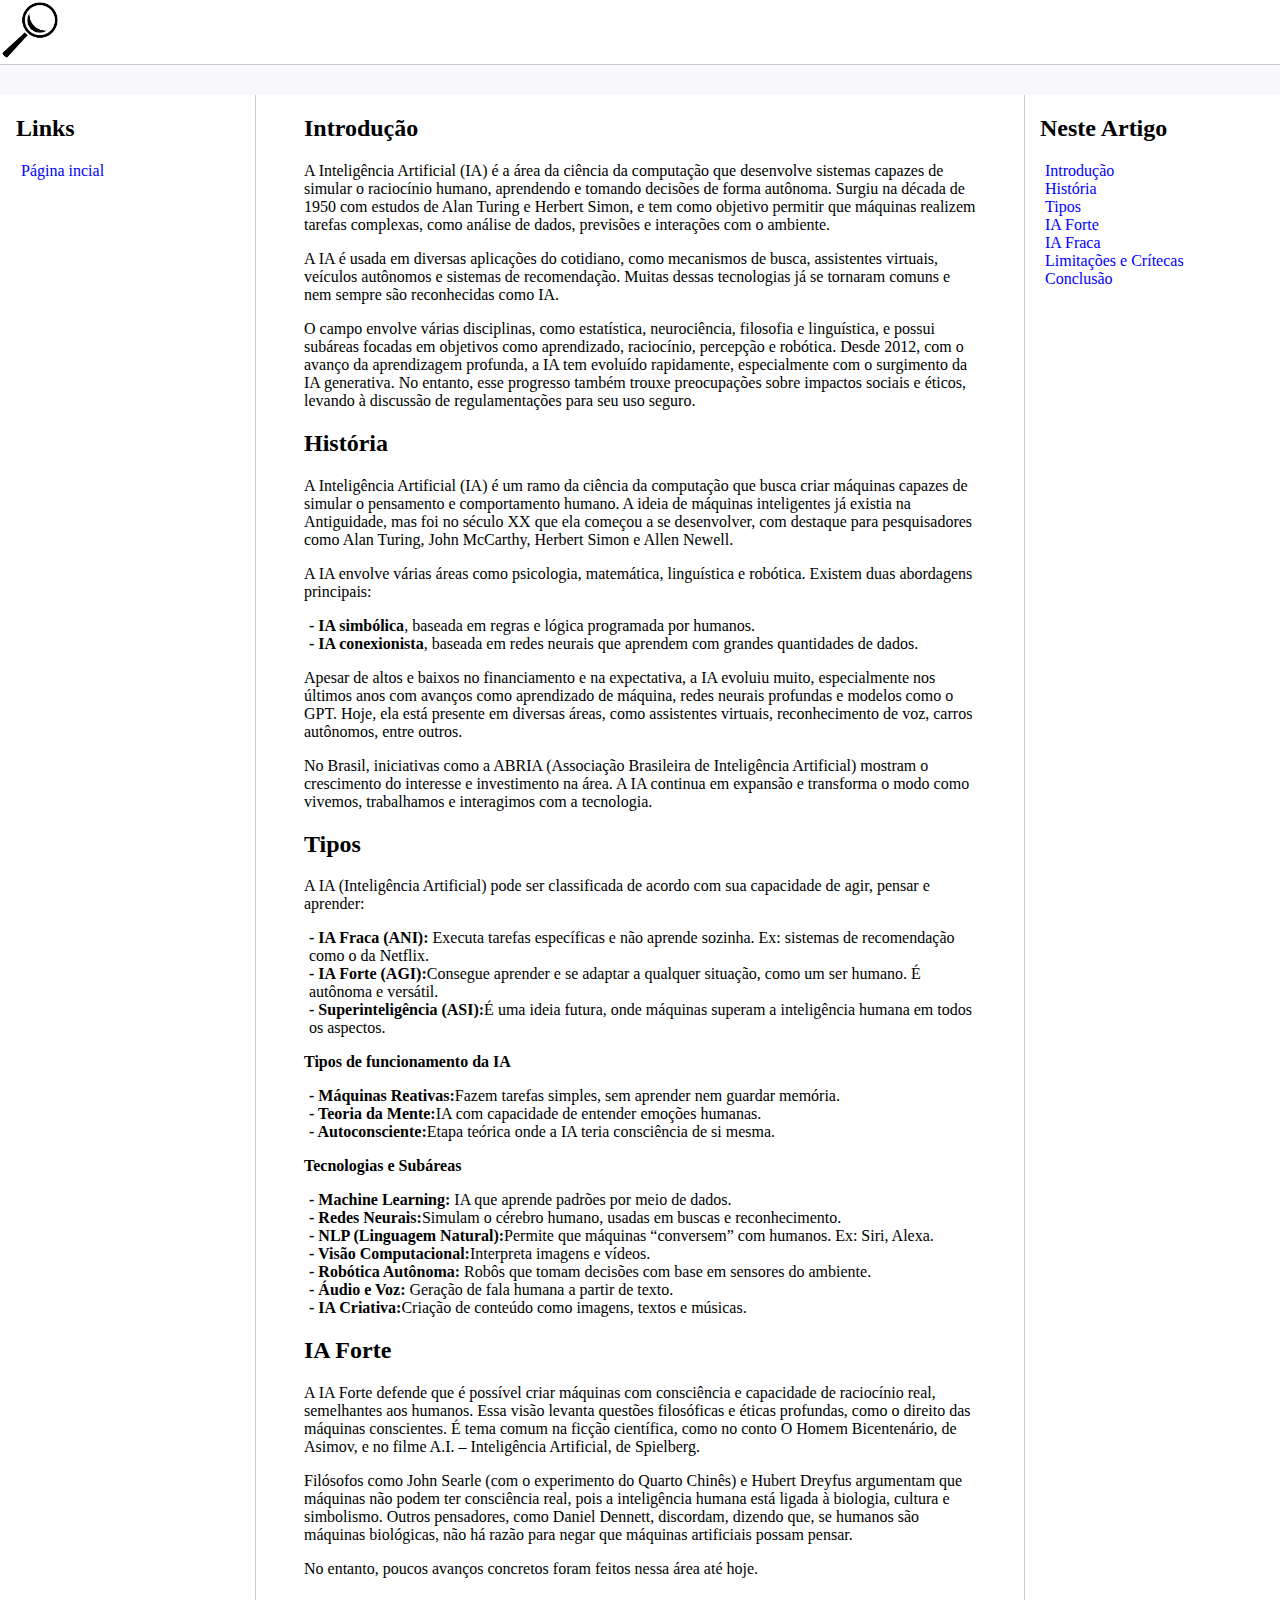
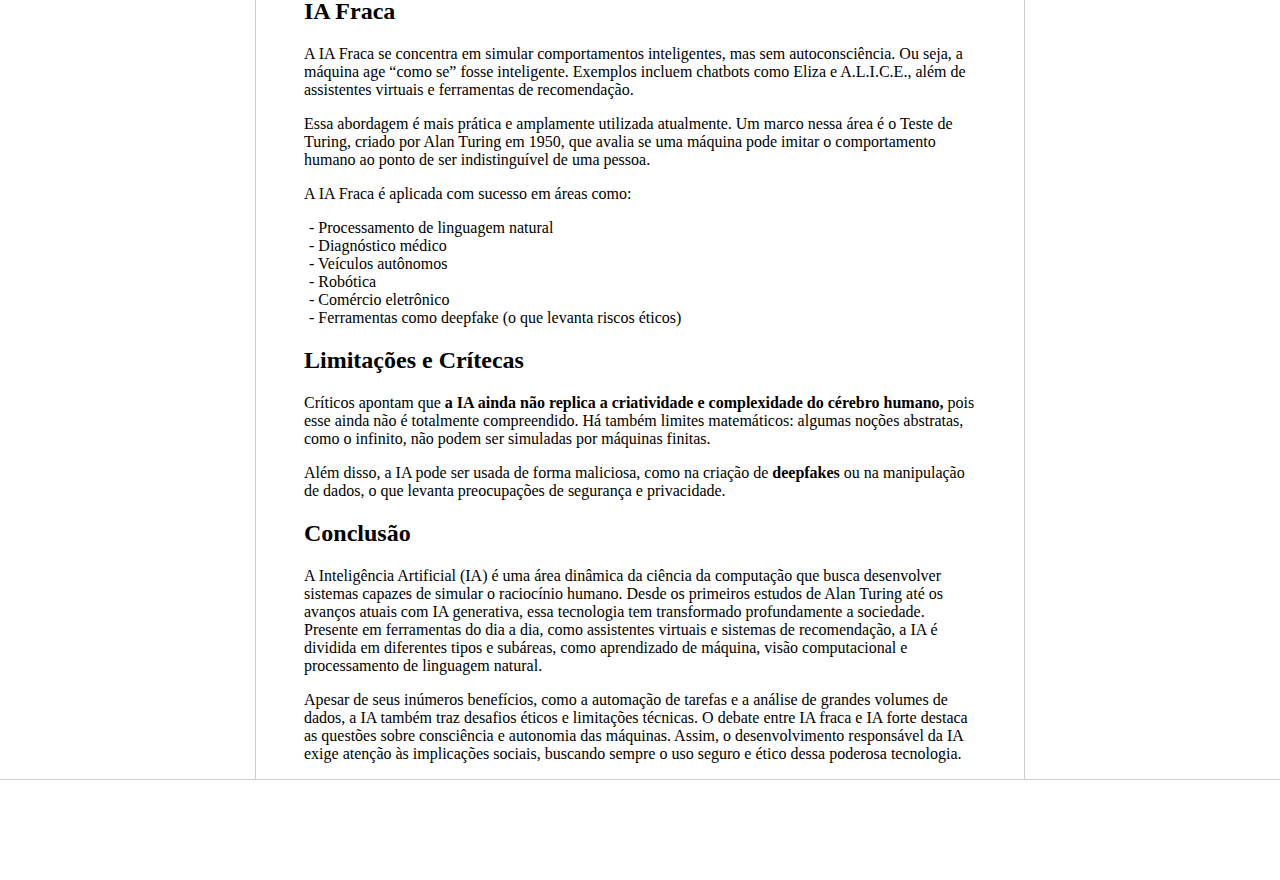
<file: projeto-final-html/inteligencia.html>
<!DOCTYPE html>
<html lang="pt-br">
<head>
    <meta charset="UTF-8">
    <meta http-equiv="X-UA-Compatible" content="IE=edge">
    <meta name="viewport" content="width=device-width, initial-scale=1.0">
    <title>inteligência Artificiaç</title>
    <link rel="stylesheet" href="style.css">
</head>
<body>

    <div>   
        <div class="logo">
            <img src="logo.png" width="60"/>
        </div>
    </div>

    <div class="bar"></div>

    <div class="content">
        <div class="sidebar">
            <h2>Links</h2>
            <ul>
                <li><a href="index.html">Página incial</a></li>
            </ul>
        </div>

        <div class="main">

            <h2 id="Introducao">Introdução</h2>
            <p>A Inteligência Artificial (IA) é a área da ciência da 
                computação que desenvolve sistemas capazes de simular 
                o raciocínio humano, aprendendo e tomando decisões de 
                forma autônoma. Surgiu na década de 1950 com estudos 
                de Alan Turing e Herbert Simon, e tem como objetivo 
                permitir que máquinas realizem tarefas complexas, como 
                análise de dados, previsões e interações com o ambiente.</p>
            <p>A IA é usada em diversas aplicações do cotidiano, como 
                mecanismos de busca, assistentes virtuais, veículos 
                autônomos e sistemas de recomendação. Muitas dessas 
                tecnologias já se tornaram comuns e nem sempre são 
                reconhecidas como IA.</p>
            <p>O campo envolve várias disciplinas, como estatística, 
                neurociência, filosofia e linguística, e possui 
                subáreas focadas em objetivos como aprendizado, 
                raciocínio, percepção e robótica. Desde 2012, com o 
                avanço da aprendizagem profunda, a IA tem evoluído 
                rapidamente, especialmente com o surgimento da IA 
                generativa. No entanto, esse progresso também trouxe 
                preocupações sobre impactos sociais e éticos, levando 
                à discussão de regulamentações para seu uso seguro.</p>

                <h2 id="Historia">História</h2>
                <p>A Inteligência Artificial (IA) é um ramo da ciência da computação 
                    que busca criar máquinas capazes de simular o pensamento e comportamento humano. 
                    A ideia de máquinas inteligentes já existia na Antiguidade, mas foi no século XX que 
                    ela começou a se desenvolver, com destaque para pesquisadores como Alan Turing, John 
                    McCarthy, Herbert Simon e Allen Newell.</p>
                <p>A IA envolve várias áreas como psicologia, matemática, linguística e robótica. 
                    Existem duas abordagens principais:</p>
                <ul>
                    <li><strong>- IA simbólica</strong>, baseada em regras e lógica programada por humanos.</li>
                    <li><strong>- IA conexionista</strong>, baseada em redes neurais que aprendem com grandes quantidades de dados.</li>
                </ul>
                    
                <p>Apesar de altos e baixos no financiamento e na expectativa, a IA evoluiu muito, 
                    especialmente nos últimos anos com avanços como aprendizado de máquina, redes 
                    neurais profundas e modelos como o GPT. Hoje, ela está presente em diversas 
                    áreas, como assistentes virtuais, reconhecimento de voz, carros autônomos, 
                    entre outros.</p>
                <p> No Brasil, iniciativas como a ABRIA (Associação Brasileira de Inteligência Artificial) 
                    mostram o crescimento do interesse e investimento na área. A IA continua em expansão e 
                    transforma o modo como vivemos, trabalhamos e interagimos com a tecnologia.</p>
        
                <h2 id="Tipos">Tipos</h2>
                <p>A IA (Inteligência Artificial) pode ser classificada de acordo com sua capacidade de agir,
                     pensar e aprender:</p>
                <ul>
                    <li><strong>- IA Fraca (ANI):</strong> Executa tarefas específicas e não aprende sozinha. 
                        Ex: sistemas de recomendação como o da Netflix.</li>
                    <li><strong>- IA Forte (AGI):</strong>Consegue aprender e se adaptar a qualquer situação,
                        como um ser humano. É autônoma e versátil.</li>
                    <li><strong>- Superinteligência (ASI):</strong>É uma ideia futura, onde máquinas superam 
                        a inteligência humana em todos os aspectos.</li>
                </ul>

                <p><strong>Tipos de funcionamento da IA</strong></p>
                <ul>
                    <li><strong>- Máquinas Reativas:</strong>Fazem tarefas simples, sem aprender nem 
                        guardar memória.</li>
                    <li><strong>- Teoria da Mente:</strong>IA com capacidade de entender emoções humanas.</li>
                    <li><strong>- Autoconsciente:</strong>Etapa teórica onde a IA teria consciência de si mesma.</li>
                </ul>

                <p><strong>Tecnologias e Subáreas</strong></p>
                <ul>
                    <li><strong>- Machine Learning:</strong> IA que aprende padrões por meio de dados.</li>
                    <li><strong>- Redes Neurais:</strong>Simulam o cérebro humano, usadas em buscas e reconhecimento.</li>
                    <li><strong>- NLP (Linguagem Natural):</strong>Permite que máquinas “conversem” com humanos. Ex: Siri, Alexa.</li>
                    <li><strong>- Visão Computacional:</strong>Interpreta imagens e vídeos.</li>
                    <li><strong>- Robótica Autônoma: </strong> Robôs que tomam decisões com base em sensores do ambiente.</li>
                    <li><strong>- Áudio e Voz: </strong> Geração de fala humana a partir de texto.</li>
                    <li><strong>- IA Criativa:</strong>Criação de conteúdo como imagens, textos e músicas.</li>
                </ul>

                <h2 id="forte">IA Forte</h2>
                <p>A IA Forte defende que é possível criar máquinas com consciência e capacidade de raciocínio real, semelhantes aos 
                    humanos. Essa visão levanta questões filosóficas e éticas profundas, como o direito das máquinas conscientes. É 
                    tema comum na ficção científica, como no conto O Homem Bicentenário, de Asimov, e no filme A.I. – Inteligência 
                    Artificial, de Spielberg.</p>
                <p>Filósofos como John Searle (com o experimento do Quarto Chinês) e Hubert Dreyfus argumentam que máquinas não podem 
                    ter consciência real, pois a inteligência humana está ligada à biologia, cultura e simbolismo. Outros pensadores, 
                    como Daniel Dennett, discordam, dizendo que, se humanos são máquinas biológicas, não há razão para negar que 
                    máquinas artificiais possam pensar.</p>
                <p>No entanto, poucos avanços concretos foram feitos nessa área até hoje.</p>

                <h2 id="fraca">IA Fraca</h2>
                <p>A IA Fraca se concentra em simular comportamentos inteligentes, mas sem autoconsciência. Ou seja, a máquina age 
                    “como se” fosse inteligente. Exemplos incluem chatbots como Eliza e A.L.I.C.E., além de assistentes virtuais 
                    e ferramentas de recomendação.</p>
                <p>Essa abordagem é mais prática e amplamente utilizada atualmente. Um marco nessa área é o Teste de Turing, criado 
                    por Alan Turing em 1950, que avalia se uma máquina pode imitar o comportamento humano ao ponto de ser indistinguível 
                    de uma pessoa.</p>
                <p>A IA Fraca é aplicada com sucesso em áreas como:</p>

                <ul>
                    <li>- Processamento de linguagem natural</li>
                    <li>- Diagnóstico médico</li>
                    <li>- Veículos autônomos</li>
                    <li>- Robótica</li>
                    <li>- Comércio eletrônico</li>
                    <li>- Ferramentas como deepfake (o que levanta riscos éticos)</li>
                </ul>

                <h2 id="limitacoes">Limitações e Crítecas</h2>
                <p>Críticos apontam que <strong>a IA ainda não replica a criatividade e complexidade do cérebro humano,</strong> pois esse ainda não 
                    é totalmente compreendido. Há também limites matemáticos: algumas noções abstratas, como o infinito, não podem 
                    ser simuladas por máquinas finitas.</p>
                <p>Além disso, a IA pode ser usada de forma maliciosa, como na criação de <strong>deepfakes</strong> ou na manipulação de dados, 
                    o que levanta preocupações de segurança e privacidade.</p>

                <h2 id="conclusao">Conclusão</h2>
                <p>A Inteligência Artificial (IA) é uma área dinâmica da ciência da computação que busca desenvolver sistemas capazes de simular 
                    o raciocínio humano. Desde os primeiros estudos de Alan Turing até os avanços atuais com IA generativa, essa tecnologia tem 
                    transformado profundamente a sociedade. Presente em ferramentas do dia a dia, como assistentes virtuais e sistemas de 
                    recomendação, a IA é dividida em diferentes tipos e subáreas, como aprendizado de máquina, visão computacional e 
                    processamento de linguagem natural.</p>
                <p>Apesar de seus inúmeros benefícios, como a automação de tarefas e a análise de grandes volumes de dados, a IA também traz 
                    desafios éticos e limitações técnicas. O debate entre IA fraca e IA forte destaca as questões sobre consciência e autonomia 
                     das máquinas. Assim, o desenvolvimento responsável da IA exige atenção às implicações sociais, buscando sempre o uso seguro e 
                     ético dessa poderosa tecnologia.</p>
                </div>

        <div class="anchors">
            <h2>Neste Artigo</h2>
            <ul>
                <li><a href="#Introducao">Introdução</a></li>
                <li><a href="#Historia">História</a></li>
                <li><a href="#Tipos">Tipos</a></li>
                <li><a href="#forte">IA Forte</a></li>
                <li><a href="#fraca">IA Fraca</a></li>
                <li><a href="#limitacoes">Limitações e Crítecas</a></li>
                <li><a href="#conclusao">Conclusão</a></li>
            </ul>
        </div>
    </div>

    <div class="footer">

    </div>
</body>
</html>
</file>
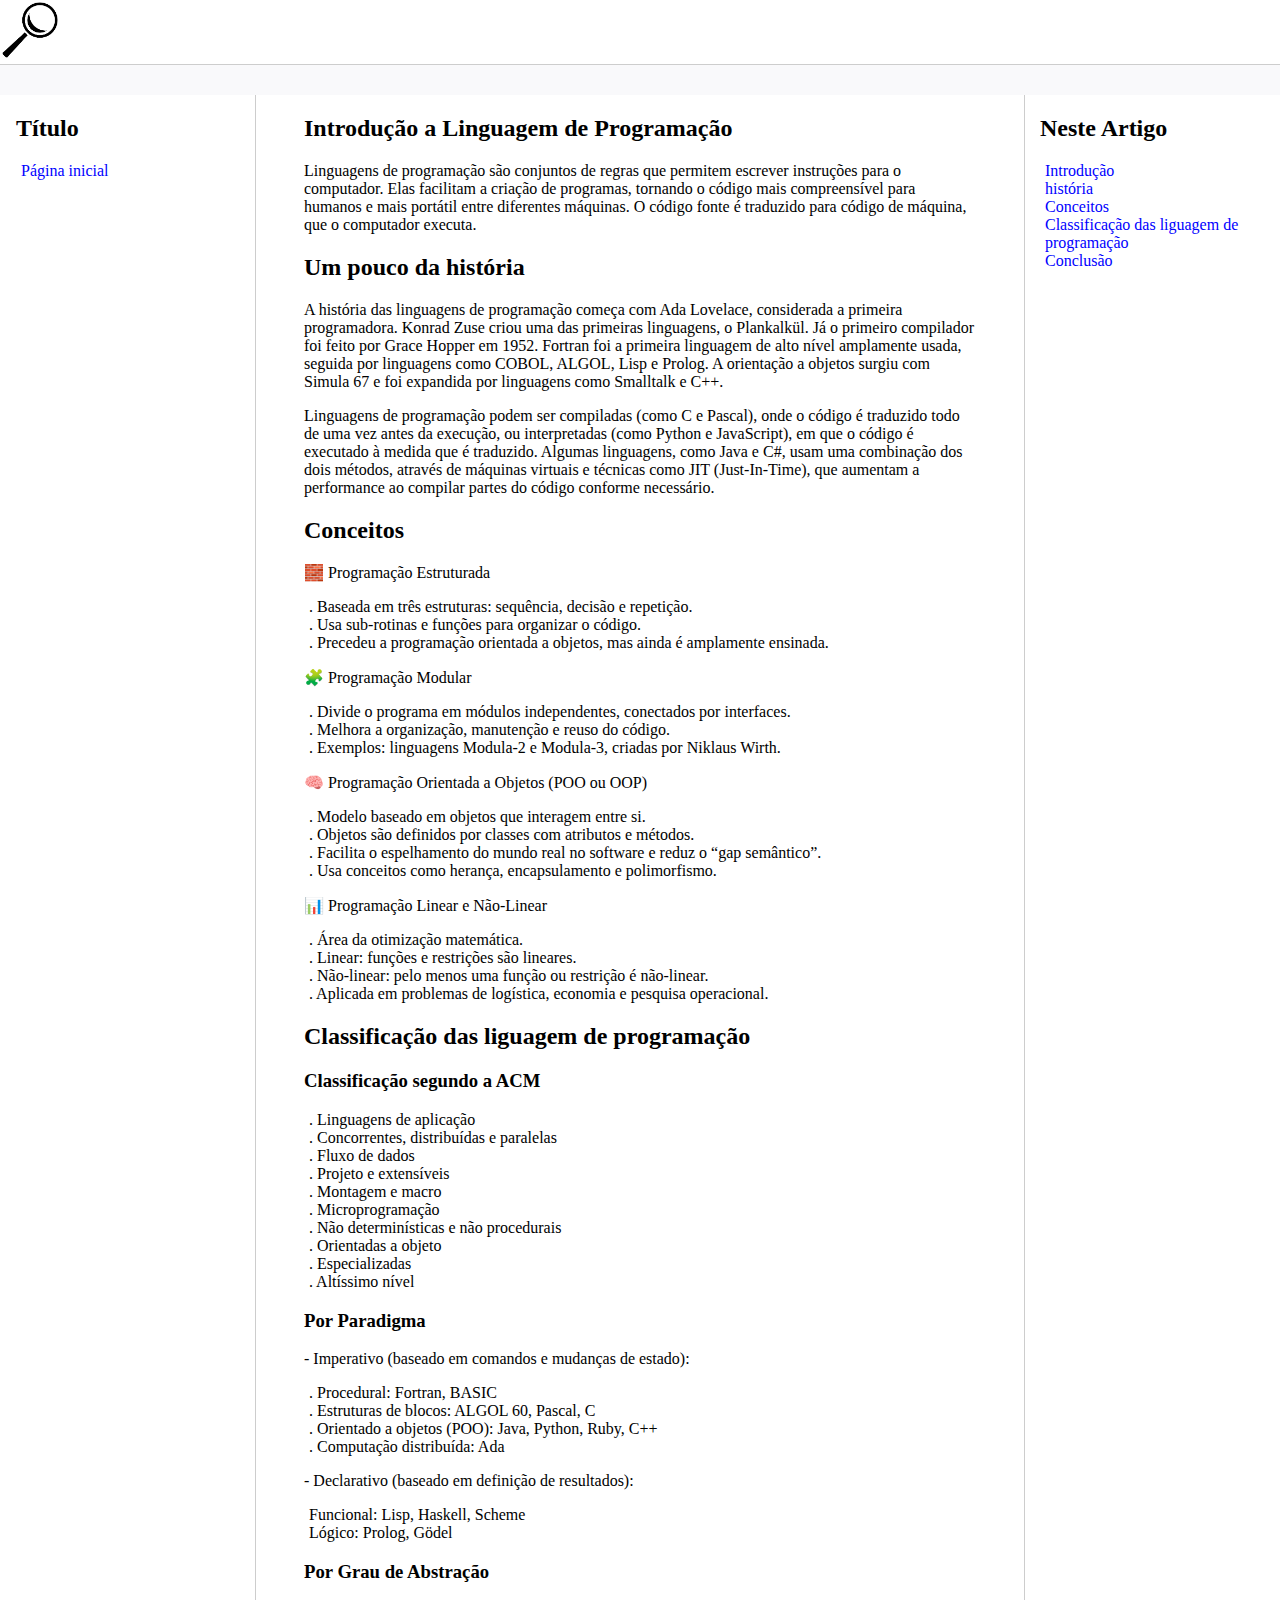
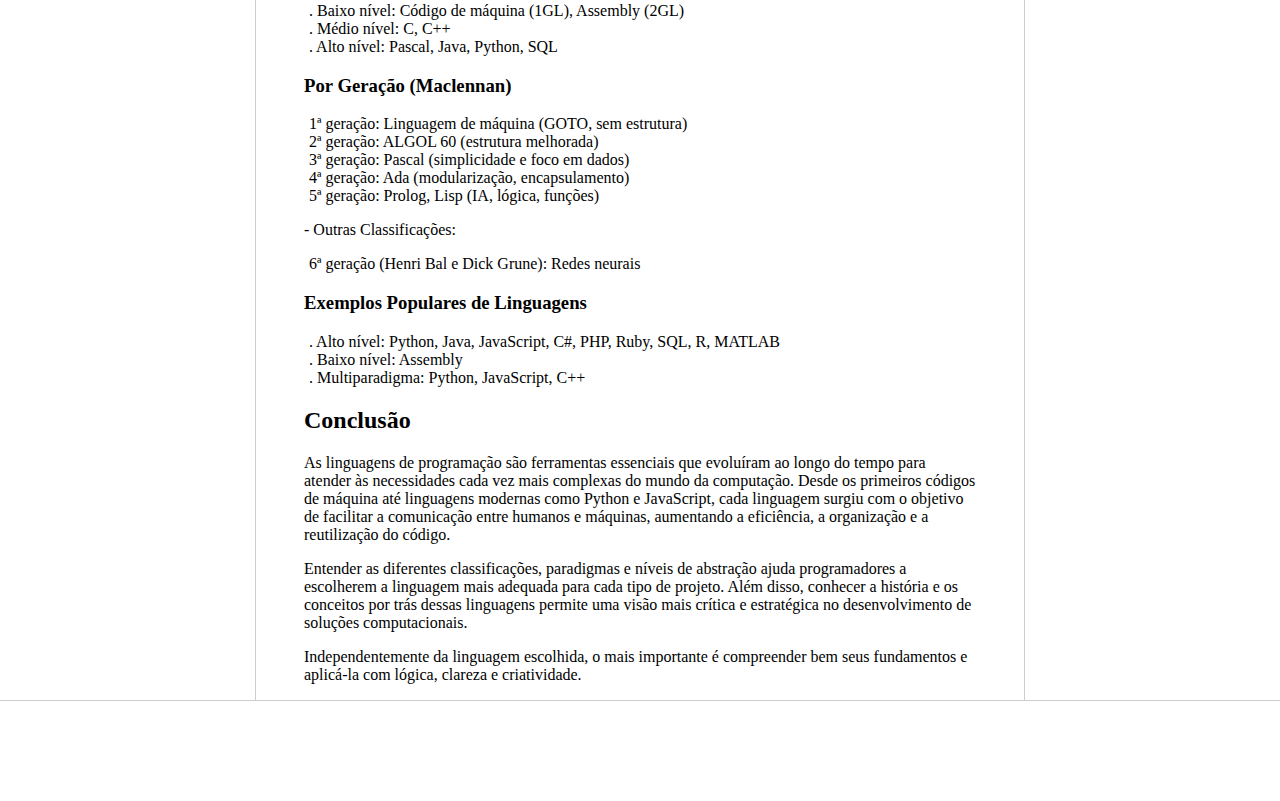
<file: projeto-final-html/linguagem.html>
<!DOCTYPE html>
<html lang="pt-br">
<head>
    <meta charset="UTF-8">
    <meta http-equiv="X-UA-Compatible" content="IE=edge">
    <meta name="viewport" content="width=device-width, initial-scale=1.0">
    <title>Linguagem de programação</title>
    <link rel="stylesheet" href="style.css">
</head>
<body>

    <div>   
        <div class="logo">
            <img src="logo.png" width="60"/>
        </div>
    </div>

    <div class="bar"></div>

    <div class="content">
        <div class="sidebar">
            <h2>Título</h2>
            <ul>
                <li><a href="index.html">Página inicial</a></li>
            </ul>
        </div>

        <div class="main">
            <h2 id="Introdução">Introdução a Linguagem de Programação</h2>
            <p>Linguagens de programação são conjuntos de
                 regras que permitem escrever instruções para 
                 o computador. Elas facilitam a criação de programas, 
                 tornando o código mais compreensível para humanos 
                 e mais portátil entre diferentes máquinas. O código 
                 fonte é traduzido para código de máquina, que o 
                 computador executa.</p>

            <h2 id="Historia">Um pouco da história</h2>
            <p>A história das linguagens de programação começa com Ada 
                Lovelace, considerada a primeira programadora. Konrad 
                Zuse criou uma das primeiras linguagens, o Plankalkül. 
                Já o primeiro compilador foi feito por Grace Hopper em 
                1952. Fortran foi a primeira linguagem de alto nível 
                amplamente usada, seguida por linguagens como COBOL, 
                ALGOL, Lisp e Prolog. A orientação a objetos surgiu 
                com Simula 67 e foi expandida por linguagens como 
                Smalltalk e C++.</p>
            <p>Linguagens de programação podem ser compiladas (como C e 
                Pascal), onde o código é traduzido todo de uma vez antes 
                da execução, ou interpretadas (como Python e JavaScript),
                 em que o código é executado à medida que é traduzido. 
                 Algumas linguagens, como Java e C#, usam uma combinação 
                 dos dois métodos, através de máquinas virtuais e técnicas 
                 como JIT (Just-In-Time), que aumentam a performance ao compilar 
                 partes do código conforme necessário.</p>

            <h2 id="Conceito">Conceitos</h2>
            <p>🧱 Programação Estruturada</p>
                <ul>
                    <li>. Baseada em três estruturas: sequência, decisão e repetição.</li>
                    <li>. Usa sub-rotinas e funções para organizar o código.</li>
                    <li>. Precedeu a programação orientada a objetos, mas ainda é amplamente ensinada.</li>
                </ul>
                <p>🧩 Programação Modular</p>
                <ul>
                    <li>. Divide o programa em módulos independentes, conectados por interfaces.</li>
                    <li>. Melhora a organização, manutenção e reuso do código.</li>
                    <li>. Exemplos: linguagens Modula-2 e Modula-3, criadas por Niklaus Wirth.</li>
                </ul>
                <p>🧠 Programação Orientada a Objetos (POO ou OOP)</p>
                <ul>
                    <li>. Modelo baseado em objetos que interagem entre si.</li>
                    <li>. Objetos são definidos por classes com atributos e métodos.</li>
                    <li>. Facilita o espelhamento do mundo real no software e reduz o “gap semântico”.</li>
                    <li>. Usa conceitos como herança, encapsulamento e polimorfismo.</li>
                </ul>
                <p>📊 Programação Linear e Não-Linear</p>
                <ul>
                    <li>. Área da otimização matemática.</li>
                    <li>. Linear: funções e restrições são lineares.</li>
                    <li>. Não-linear: pelo menos uma função ou restrição é não-linear.</li>
                    <li>. Aplicada em problemas de logística, economia e pesquisa operacional.</li>
                </ul>
            <h2 id="Classificação">Classificação das liguagem de programação</h2>
            <h3><strong> Classificação segundo a ACM</strong></h3>
            <ul>
                <li>. Linguagens de aplicação</li>
                <li>. Concorrentes, distribuídas e paralelas</li>
                <li>. Fluxo de dados</li>
                <li>. Projeto e extensíveis</li>
                <li>. Montagem e macro</li>
                <li>. Microprogramação</li>
                <li>. Não determinísticas e não procedurais</li>
                <li>. Orientadas a objeto</li>
                <li>. Especializadas</li>
                <li>. Altíssimo nível</li>
            </ul>
            
            <h3><strong>Por Paradigma</strong></h3>
            <p>- Imperativo (baseado em comandos e mudanças de estado):</p>
            <ul>
                <li>. Procedural: Fortran, BASIC</li>
                <li>. Estruturas de blocos: ALGOL 60, Pascal, C</li>
                <li>. Orientado a objetos (POO): Java, Python, Ruby, C++</li>
                <li>. Computação distribuída: Ada</li>
            </ul>
            <p>- Declarativo (baseado em definição de resultados):</p>
            <ul>
                <li>Funcional: Lisp, Haskell, Scheme</li>
                <li>Lógico: Prolog, Gödel</li>
            </ul>

            <h3><strong> Por Grau de Abstração</strong></h3>
            <ul>
                <li>. Baixo nível: Código de máquina (1GL), Assembly (2GL)</li>
                <li>. Médio nível: C, C++</li>
                <li>. Alto nível: Pascal, Java, Python, SQL</li>
            </ul>

            <h3><strong>Por Geração (Maclennan)</strong></h3>
            <ul>
                <li>    1ª geração: Linguagem de máquina (GOTO, sem estrutura)</li>
                <li> 2ª geração: ALGOL 60 (estrutura melhorada)</li>
                <li> 3ª geração: Pascal (simplicidade e foco em dados)</li>
                <li> 4ª geração: Ada (modularização, encapsulamento)</li>
                <li>  5ª geração: Prolog, Lisp (IA, lógica, funções)</li>
            </ul>
            <p>- Outras Classificações:</p>
            <ul>
                <li> 6ª geração (Henri Bal e Dick Grune): Redes neurais</li>
            </ul>

            <h3><strong>Exemplos Populares de Linguagens</strong></h3>
            <ul>
                <li>. Alto nível: Python, Java, JavaScript, C#, PHP, Ruby, SQL, R, MATLAB</li>
                <li>. Baixo nível: Assembly</li>
                <li>. Multiparadigma: Python, JavaScript, C++</li>
            </ul>

            <h2 id="Conclusão">Conclusão</h2>
            <p>As linguagens de programação são ferramentas essenciais que evoluíram ao 
                longo do tempo para atender às necessidades cada vez mais complexas do 
                mundo da computação. Desde os primeiros códigos de máquina até linguagens 
                modernas como Python e JavaScript, cada linguagem surgiu com o objetivo de 
                facilitar a comunicação entre humanos e máquinas, aumentando a eficiência, 
                a organização e a reutilização do código.</p>
            <p>Entender as diferentes classificações, paradigmas e níveis de abstração 
                ajuda programadores a escolherem a linguagem mais adequada para cada 
                tipo de projeto. Além disso, conhecer a história e os conceitos por 
                trás dessas linguagens permite uma visão mais crítica e estratégica no 
                desenvolvimento de soluções computacionais.</p>
            <p>Independentemente da linguagem escolhida, o mais importante é compreender 
                bem seus fundamentos e aplicá-la com lógica, clareza e criatividade.
            </p>
        </div>

        <div class="anchors">
            <h2>Neste Artigo</h2>
            <ul>
                <li><a href="#Introdução">Introdução</a></li>
                <li><a href="#Historia">história</a></li>
                <li><a href="#Conceito">Conceitos</a></li>
                <li><a href="#Classificação">Classificação das liguagem de programação</a></li>
                <li><a href="#Conclusão">Conclusão</a></li>
            </ul>
        </div>
    </div>

    <div class="footer">

    </div>
</body>
</html>
</file>
<file: pagina-do-YouTube/style.css>
body{
    font-family: 'Roboto', sans-serif;
    background-color: #f6f6f6;
}

header{
    background-color: #fff;
    margin-top: -7px;
    margin-left: -8px;
    width: 1000px;
    height: 30px;
}

.menu-css {
    margin-left: 10px;
    display: flex;
    flex-direction: column;
    gap: 4px;
    cursor: pointer;
}

.menu-css span {
    width: 17px;
    height: 3px;
    background-color: #545353;
    border-radius: 50px;
    margin-left: 10px;
}

.topo {
    display: flex;
    align-items: center;
    gap: 10px;
}

.left {
    display: flex;
    align-items: center;
    gap: 10px;
}

.left img {
    margin-left: 10px;
    width: 60px;
    height: auto;
}

.center img{
    width: 270px;
    height: auto;
    margin-left: 210px;
}

.right{
    margin-left: 250px;
    
}

.a {
    width: 15px;
    height: auto;
    margin-bottom: 5px;
}

.b {
    margin-left: 10px;
    width: 13px;
    height: auto;
    margin-bottom: 3px;
}

.c {
    margin-left: 10px;
    width: 23px;
    height: auto;
}

.video{
    margin-left: 35px;
}

.video img{
    margin-top: 15px;
    width: 610px;
    height: auto;
}

.video p {
    font-size: 13px;
    font-weight: 500;
}

.canal {
    display: flex;
    align-items: center;
    justify-content: flex-start;
    gap: 10px;
    margin-top: 10px;
}

.logo{
    display: flex;
    align-items: center;
    gap: 10px;
}

.engagement-panel{
    display: flex;
    align-items: center;
    gap: 10px;
}

.engagement-panel p{
    font-size: 9px;
    font-weight: 500;
}

.logo img{
    margin-left: 35px;
    width: 30px;
    height: auto;
    border-radius: 50%;
    object-fit: cover;
}

.texto strong {
    display: block;
    font-size: 9px;
    color: #000;
}

.texto p {
    margin: 0;
    font-size: 9px;
    color: #666666;
}

.increver{
    width: 100px;
    height: auto;
    margin-left: 20px;
    border-radius: 2px;
}

.gostei{
    margin-left: 15px;
    width: 15px;
    height: auto;
}

.naogostei {
    margin-left: 15px;
    width: 15px;
    height: auto;
}

.compartilhar{
    margin-left: 15px;
    width: 15px;
    height: auto;
}

.Download{
    margin-left: 15px;
    width: 15px;
    height: auto;
}

.container-imagens {
    position: absolute;
    top: 100px;
    right: 0;
    display: flex;
    flex-direction: column;
    align-items: flex-end;
    gap: 10px;
}

.container-imagens img{
    width: 120px;
    height: auto;
}

.container-imagens strong{
    width: 145px;
    height: 10px;
    font-size: 9px;
}

.container-imagens p{
    width: 70px;
    height: 10px;
    font-size: 7px;
    color: #666666;
}

.visualizacoes{
    margin-left: 35px;
    width: 350px;
    height: 13px;
    font-size: 8px;
}

.descricao{
    margin-left: 35px;
    width: 300px;
    height: 38px;
    font-size: 8px;
    color: #666666;
}

.mini {
    display: flex;
    align-items: flex-start;
    gap: 8px;
    width: 260px;
}

.mini img {
    width: 120px;
    height: auto;
}

.mini .info strong {
    font-size: 10px;
    display: block;
    color: #000;
}

.mini .info p {
    width: 80px;
    height: auto;
    margin-top: 18px;
    font-size: 8px;
    color: #666;
    line-height: 10px;
}

.info2 p {
    width: 80px;
    height: auto;
    margin-top: 2px;
    font-size: 8px;
    color: #666;
    line-height: 10px;
}
</file>
<file: pagina-youtube/style.css>
body {
    font-family: 'Roboto', sans-serif;
}

.menu{
    width: 15px;
    height: auto;
}

.logo-youtube{
    margin-left: 15px;
    width: 55px;
    height: auto;
}

.topo {
    display: flex;
    align-items: center;
    justify-content: space-between;
    padding: 10px 20px;
    margin-top: -20px;
    margin-left: -10px;
}

.left, .center, .right{
    display: flex;
    align-items: center;
}

.barra-pesquisa {
    width: 250px;
    height: 25px;
    border: 1px solid #d3d3d3;
    display: flex;
    background-color: white;
}

.barra-pesquisa input{
    flex: 1;
    border: none;
    outline: none;
    padding: 0 15px;
    font-size: 10px;
}

.botao-pesquisa {
    width: 35px;
    background-color: #f4f4f4;
    border-left: 1px solid #d3d3d3;
    display: flex;
    justify-content: center;
    align-items: center;
}

.botao-pesquisa img {
    width: 14px;
}

.right{
    display: flex;
    align-items: center;
    gap: 20px;
    margin-top: 20px;
}

.camera{
    width: 16px;
    margin-right: 1px;
}

.notificacao{
    width: 16px;
    margin-right: 1px;
}

.perfil{
    border-radius: 10px;
    width: 25px;
}

.menu .item {
    display: flex;
    align-items: center;
    gap: 10px;
    margin-bottom: 15px;
}

.menu .item img{
    margin-left: 10px;
    width: 14px;
}

.menu p {
    font-size: 8px;
    margin: 0;
    white-space: nowrap;
}

.inicio{
    font-weight: 500;
}

.card{
    width: 700px;
    background-color: #f5f5f5;
    padding: 200px;
    margin-left: 140px;
    margin-top: -290px;
}

.card img{
    width: 150px;
}

.linha {
    display: flex;
    gap: 40px;
    margin-top: -170px;
    margin-left: -150px;
}

.logodio{
    display: flex;
    align-items: flex-start;
    gap: 10px;
}

.logodio.info{
    display: flex;
    flex-direction: column;
}

.logodio img{
    margin-top: 6px;
    width: 25px;
    border-radius: 75px;
}

.logodio strong{
    font-size: 8px;
    width: 110px;
    font-weight: bold;
    display: block;
    white-space: normal;
}

.logodio p{
    margin: 0;
    color: #858181;
    font-size: 8px;
}

.linha2 {
    display: flex;
    gap: 40px;
    margin-top: 30px;
    margin-left: -150px;
}
</file>
<file: projeto-final-html/index.css>
body {
    font-family: Arial, sans-serif;
    background-color: #f9f9f9;
    margin: 0;
    padding: 0;
}

.logo {
    padding: 10px 20px;
    background-color: #ffffff;
    border-bottom: 1px solid #ccc;
}

.bar {
    height: 5px;
    background-color: #333;
}

.content {
    display: flex;
}


.sidebar {
    width: 200px;
    background-color: #ffffff;
    padding: 20px;
    border-right: 1px solid #ccc;
}

.sidebar h2 {
    margin-top: 0;
}

.sidebar ul {
    list-style: none;
    padding: 0;
}

.sidebar ul li {
    margin: 10px 0;
}

.sidebar ul li a {
    text-decoration: none;
    color: #333;
}

.container {
    flex-grow: 1;
    padding: 20px;
}

.box {
    background-color: #fff;
    padding: 20px;
    border-left: 4px solid #007BFF;
    margin-bottom: 20px;
    position: relative;
}

.box::after {
    content: '';
    display: block;
    height: 1px;
    background-color: #ccc;
    position: absolute;
    bottom: -10px;
    left: 0;
    width: 100%;
}

.box h2 {
    margin-top: 0;
}

.box li a {
    color: #007BFF;
    text-decoration: none;
}

.box li a:hover {
    text-decoration: underline;
}
</file>
<file: responsividade/style.css>
* {
    margin: 0;
    padding: 0;
    box-sizing: border-box;
}

body {
    font-family: 'Open Sans', sans-serif;
}

.pricipal {
    position: relative;
    width: 100%;
    min-height: 100vh;
    overflow: hidden;
}

.pricipal img {
    width: 100%;
    height: 100vh;
    object-fit: cover;
    object-position: center;
    display: block;
}

.conteudo {
    position: absolute;
    inset: 0;
    padding: 40px 20px;
    color: #fff;

    display: flex;
    flex-direction: column;
    justify-content: center;
    align-items: flex-start;
    text-align: left;
}

.conteudo h2 {
    font-family: 'Luckiest Guy', cursive;
    font-size: clamp(2.7rem, 5vw, 3.5rem);
    margin-bottom: 20px;
    max-width: 400px;
    line-height: 1.1;
}

.conteudo p {
    font-size: 1.2rem;
    line-height: 1.6;
    max-width: 500px;
    margin-bottom: 30px;
}

.botoes {
    display: flex;
    flex-direction: column;
    gap: 15px;
    width: 100%;
    max-width: 320px;
}

.botao1,
.botao2 {
    padding: 20px;
    width: 450px;
    border-radius: 40px;
    font-size: 1.4rem;
    border: none;
    cursor: pointer;
}

.botao1 {
    background: #fff;
}

.botao2 {
    background: #23272A;
    color: #fff;
}

.meio1 {
    margin-top: 64px; 
    display: flex;
    flex-direction: column;
    align-items: center;
    gap: 20px;
}

.meio1 img{
    width: 100%;
    max-width: 600px;
    height: auto;
    display: block;
    margin: 0 auto;
}

.meio1 .texto{
    margin-top: 10px;
    margin-left: 10px;
    max-width: 410px;
}

.meio1 .texto strong{
    font-size: 1.7rem;
}

.meio1 .texto p {
    margin-top: 20px;
    font-size: 1.1rem;
    color: #23272A;
}

.meio2{
    width: 1600px;
    height: 580px;
    background-color: #f6f6f6;
    margin-top: 55px;
    display: flex;
    flex-direction: column-reverse;
    gap: 20px;
}

.meio2 img{
    max-width: 480px;
}

.meio2 .texto{
    max-width: 400px;
    margin-left: 30px;
}

.meio2 .texto strong{
    font-size: 1.7rem;
}

.meio2 .texto p {
    margin-top: 20px;
    font-size: 1.1rem;
    color: #23272A;
    margin-bottom: 40px;
}

.meio3 img{
    margin-left: 30px;
    max-width: 450px;
}

.meio3{
    margin-top: 10px;
    margin-left: 20px;
    max-width: 450px;
}

.meio3 .texto{
    max-width: 370px;
    margin-left: 20px;
}

.meio3 .texto strong{
    font-size: 1.6rem;
}

.meio3 .texto p {
    margin-top: 20px;
    font-size: 1rem;
    color: #23272A;
}

.meio4{
    width: 1600px;
    height: 750px;
    background-color: #f6f6f6;
    
}

.meio4 .texto{
    max-width: 380px;
    margin-left: 30px;
    margin-top: 40px;
}

.meio4 img{
    max-width: 450px;
    margin: 20px;
}
.meio4 .texto strong{
    display: inline-block;
    margin-top: 35px;
    font-size: 1.9rem;
    font-family: 'Luckiest Guy', cursive;
}

.meio4 .texto p{
    margin-top: 30px;
    font-size: 1rem;
}

.rodape{
    background-color: #23272A;
    width: 500px;
    height: 150px;
    display: flex;
    justify-content: center;
    align-items: center;
    margin-top: -150px;
}

.rodape img{
    max-width: 170px;
}

@media (min-width: 768px) {

    .conteudo{
        align-items: center;
        text-align: center;
        margin: 0 auto;
        justify-content: flex-start;
        padding-top: 60px;
    }

    .conteudo h2 {
        font-size: 3.8rem;
        max-width: 400px;
    }

    .conteudo p {
        font-size: 1.2rem;
        max-width: 900px;
    }

    .pricipal img {
        width: 1700px;
        height: 600px;

        margin: -40px -50px;
    }

    .botoes {
        flex-direction: row;
        justify-content: center;
        width: auto;
        max-width: none;
    }

    .botao1,
    .botao2 {
        padding: 20px 30px;
        white-space: nowrap;
        font-size: 1.3rem; 
    }

    .meio1{
        margin-top: -200px;
        flex-direction: row;
        align-items: center;
        justify-content: center;
        gap: 10px;
    }

    .meio1 img{
        max-width: 730px;
        width: auto;
        margin: 0;
    }

    .meio1 .texto{
        max-width: 380px;
    }

    .meio1 .texto strong{
        display: block;
        font-size: 3rem;
    }

    .meio1 .texto p {
        margin-top: 15px;
        font-size: 1.1rem;
    }

    .meio2 {
        flex-direction: row;
        align-items: center;
        justify-content: center;
        gap: 20px;
    }

    .meio2 .texto {
        max-width: 366px;
        text-align: left;
    }

    .meio2 .texto strong{
        font-size: 3rem;
    }

    .meio2 .texto p{
        font-size: 1.1rem;
    }

    .meio2 img {
        max-width: 730px;
        width: auto;
        margin: 0;
    }

    .meio3{
        align-items: center;
        justify-content: center;
        display: flex;
        gap: 40px;
        width: 100%;
        margin: 0 auto;  
        margin-top: 70px;
    }

    .meio3.container{
        max-width: 1100px;
        padding: 0;
    }

    .meio3 img{
        max-width: 900px;
    }

    .meio3 .texto{
        max-width: 600px;

    }

    .meio3 .texto strong{
        display: block;
        font-size: 2.5rem;
        margin-bottom: 24px;
        line-height: 1.1;
    }

    .meio3 .texto p {
        font-size: 1.1rem;
        line-height: 1.6;
    }


    .meio4{
        display: flex;
        flex-direction: column;
        justify-content: center;
        align-items: center;
        gap: 10px;
        margin-top: 100px;
        height: 850px;
    }

    .meio4 .texto{
        margin-left: 0px;
        max-width: 800px;
        text-align: center;
    }

    .meio4 .texto strong{ 
        display: block;
        font-size: 3rem;
        max-width: 1000px;
        margin-top: -50px;
    }

    .meio4 img{
        max-width: 900px;
    }


    .rodape{
    background-color: #23272A;
    width: 1600px;
    height: 160px;
    display: flex;
    justify-content: center;
    align-items: center;
    margin-top: 0px;
    }

    .rodape img{
        max-width: 250px;
    }
}
</file>
<file: projeto-final-html/style.css>
body, html {
    margin: 0;
    padding: 0;
    font-family: 'Segoe UI', Tahoma, Geneva, Verdana, sans-serif';
}
ul { list-style: none; padding-left: 5px;}
a { color:blue; text-decoration: none;}
.bar {
    background-color: #f9f9fb;
    padding: 15px;
    border-top: solid 1px #cdcdcd;
}
.content {
    max-width: 1440px;
    margin: auto;
    grid-gap: 3rem;
    display: grid;
    gap: 3rem ;
    grid-template-areas: "sideber main anchors";
    grid-template-columns: minmax(0,15rem) minmax(0,2.5fr) minmax(0,15rem);
    padding-left: 1rem;
    padding-right: 1rem;
}
.footer {
    min-height: 100px;
    border-top: solid 1px #cdcdcd;
}
.anchors {
    border-left: solid 1px #cdcdcd;
    padding-left: 15px;
}
.sidebar {
    border-right: solid 1px #cdcdcd;
}
figure {
    text-align: center;;
}
</file>
